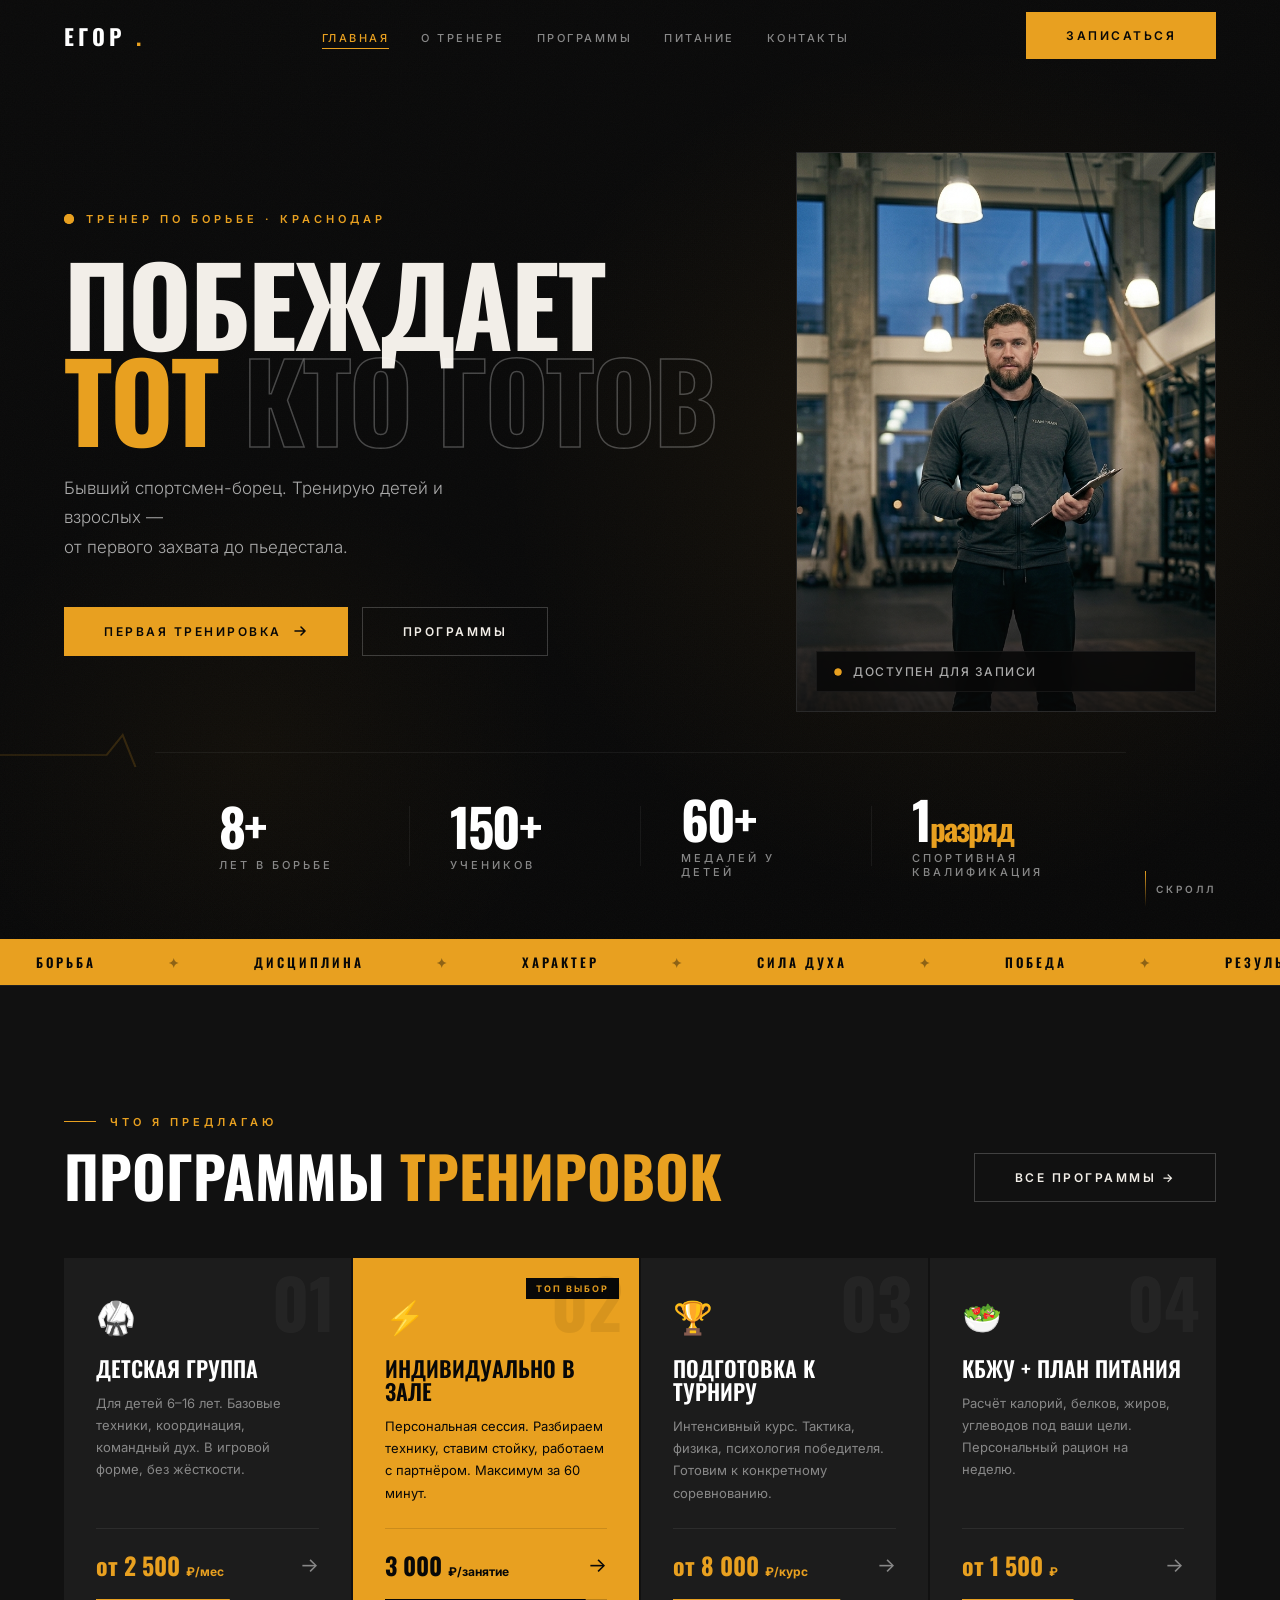
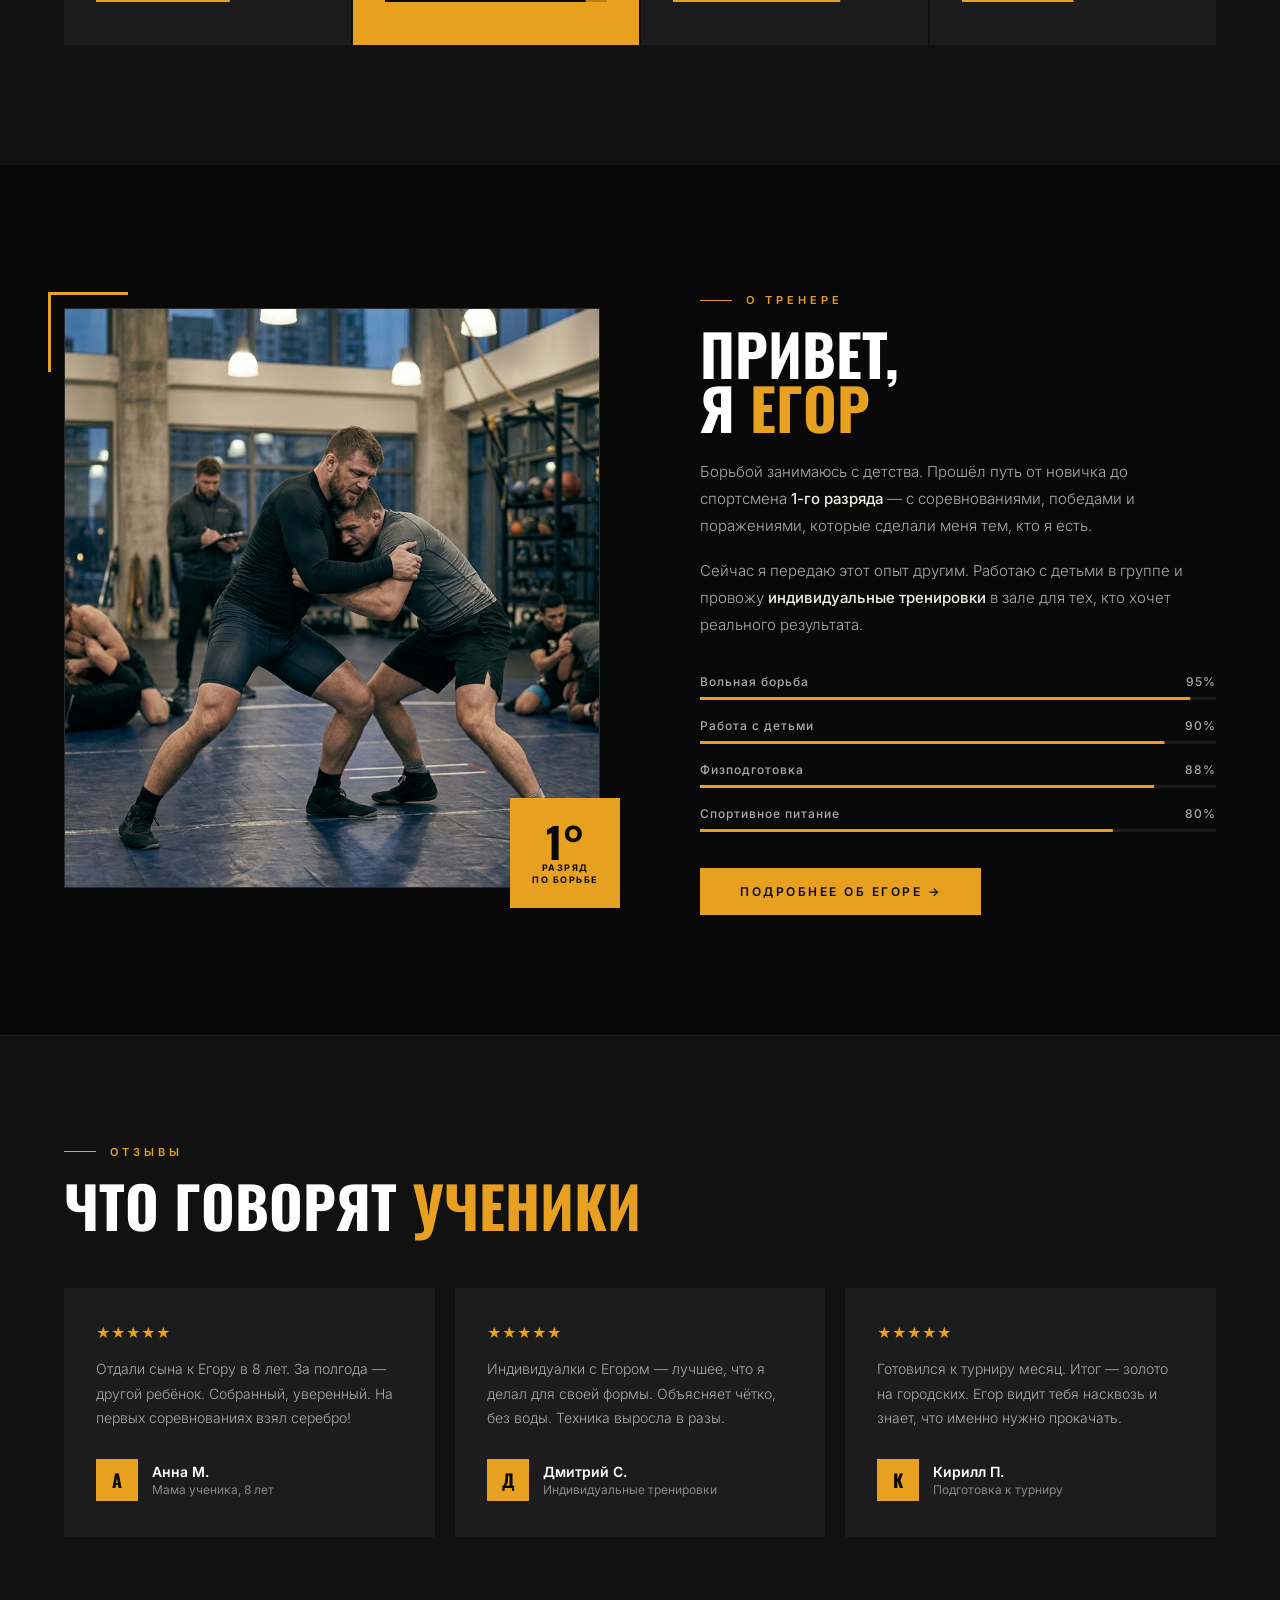
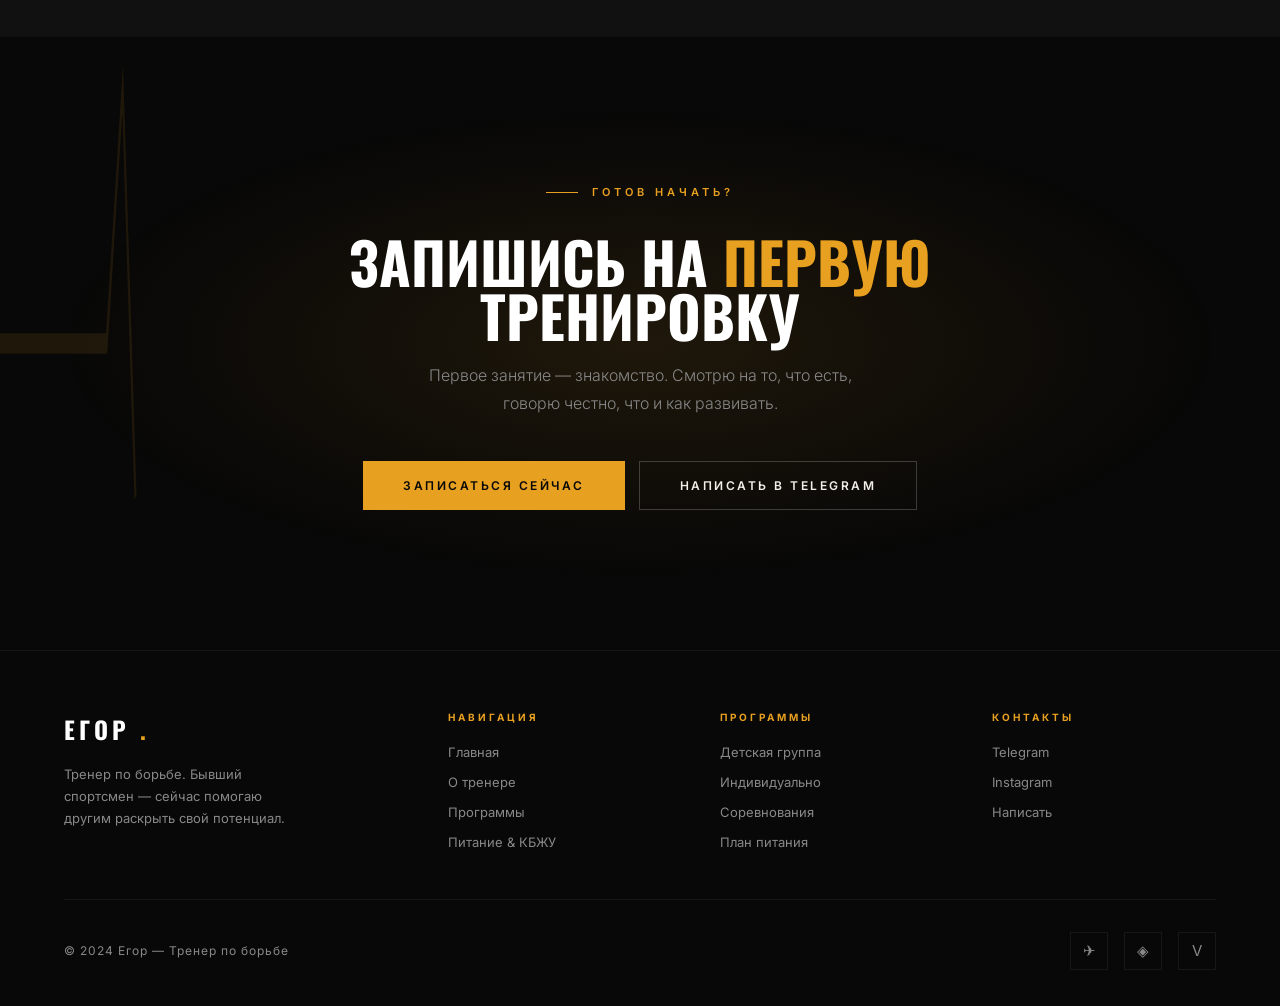
<file: index.html>
<!DOCTYPE html>
<html lang="ru">
<head>
  <meta charset="UTF-8">
  <meta name="viewport" content="width=device-width, initial-scale=1.0">
  <title>Егор — Тренер по борьбе</title>
  <meta name="description" content="Персональный тренер по борьбе. Детские группы, индивидуальные тренировки, подготовка к соревнованиям, расчёт КБЖУ.">
  <link rel="stylesheet" href="css/variables.css">
  <link rel="stylesheet" href="css/components.css">
  <link rel="stylesheet" href="css/index.css">
</head>
<body>

<div class="cursor-glow" id="cursorGlow"></div>

<div id="nav-root"></div>

<!-- ══ HERO ══════════════════════════════════ -->
<section class="hero" id="hero">
  <div class="hero-bg"></div>
  <div class="hero-noise"></div>

  <!-- живая кардиограмма -->
  <div class="hero-beat-wrap">
    <div class="beat-line" id="heroBeat"></div>
  </div>

  <div class="hero-inner">
    <div class="hero-left">
      <div class="hero-eyebrow">
        <span class="pulse-dot"></span>
        Тренер по борьбе · Краснодар
      </div>

      <h1 class="hero-title">
        <span class="line-top">ПОБЕЖДАЕТ</span>
        <span class="line-mid"><em>ТОТ</em></span>
        <span class="line-bot stroke">КТО ГОТОВ</span>
      </h1>

      <p class="hero-desc">
        Бывший спортсмен-борец. Тренирую детей и взрослых —<br>
        от первого захвата до пьедестала.
      </p>

      <div class="hero-actions">
        <a class="btn btn-primary" href="#" data-modal="modal">
          Первая тренировка
          <svg width="16" height="16" viewBox="0 0 16 16" fill="none">
            <path d="M3 8h10M9 4l4 4-4 4" stroke="currentColor" stroke-width="1.5" stroke-linecap="round"/>
          </svg>
        </a>
        <a class="btn btn-outline" href="pages/programs.html">Программы</a>
      </div>
    </div>

    <div class="hero-right">
      <div class="hero-photo-frame">
        <div class="hero-photo-inner">
          <img src="img/тренер.png" alt="🥋 Фото тренера">
          <div class="photo-placeholder">      
          </div>
        </div>
        <div class="frame-label">
          <span class="pulse-dot" style="transform:scale(0.7)"></span>
          Доступен для записи
        </div>
      </div>
    </div>
  </div>

  <!-- статистика -->
  <div class="hero-stats">
    <div class="hero-stat">
      <div class="stat-num"><span data-count="8" data-suffix="+">0+</span></div>
      <div class="stat-label">Лет в борьбе</div>
    </div>
    <div class="hero-stat-div"></div>
    <div class="hero-stat">
      <div class="stat-num"><span data-count="150" data-suffix="+">0+</span></div>
      <div class="stat-label">Учеников</div>
    </div>
    <div class="hero-stat-div"></div>
    <div class="hero-stat">
      <div class="stat-num"><span data-count="60" data-suffix="+">0+</span></div>
      <div class="stat-label">Медалей у детей</div>
    </div>
    <div class="hero-stat-div"></div>
    <div class="hero-stat">
      <div class="stat-num"><span data-count="1">0</span><span class="accent" style="font-size:0.6em">разряд</span></div>
      <div class="stat-label">Спортивная квалификация</div>
    </div>
  </div>

  <div class="hero-scroll">
    <div class="scroll-track"></div>
    <span>Скролл</span>
  </div>
</section>

<div id="ticker-root"></div>

<!-- ══ SERVICES PREVIEW ═══════════════════ -->
<section class="services-preview" id="services">
  <div class="container">
    <div class="sp-header">
      <div>
        <div class="eyebrow reveal">Что я предлагаю</div>
        <h2 class="section-title reveal d1">Программы <em>тренировок</em></h2>
      </div>
      <a class="btn btn-outline reveal d2" href="pages/programs.html">Все программы →</a>
    </div>

    <div class="sp-grid">
      <!-- Дети -->
      <a href="pages/programs.html#kids" class="sp-card card-hover reveal">
        <div class="sp-card-num">01</div>
        <div class="sp-card-icon">🥋</div>
        <h3>Детская группа</h3>
        <p>Для детей 6–16 лет. Базовые техники, координация, командный дух. В игровой форме, без жёсткости.</p>
        <div class="sp-card-footer">
          <span class="price">от 2 500 <small>₽/мес</small></span>
          <span class="arrow">→</span>
        </div>
        <div class="sp-card-bar"><div class="progress-bar"><div class="progress-fill" style="transform:scaleX(0.6)"></div></div></div>
      </a>

      <!-- Индивидуально -->
      <a href="pages/programs.html#individual" class="sp-card sp-card--featured card-hover reveal d1">
        <div class="sp-badge">Топ выбор</div>
        <div class="sp-card-num">02</div>
        <div class="sp-card-icon">⚡</div>
        <h3>Индивидуально в зале</h3>
        <p>Персональная сессия. Разбираем технику, ставим стойку, работаем с партнёром. Максимум за 60 минут.</p>
        <div class="sp-card-footer">
          <span class="price">3 000 <small>₽/занятие</small></span>
          <span class="arrow">→</span>
        </div>
        <div class="sp-card-bar"><div class="progress-bar" style="background:rgba(0,0,0,0.2)"><div class="progress-fill" style="transform:scaleX(0.9);background:var(--black)"></div></div></div>
      </a>

      <!-- Соревнования -->
      <a href="pages/programs.html#competition" class="sp-card card-hover reveal d2">
        <div class="sp-card-num">03</div>
        <div class="sp-card-icon">🏆</div>
        <h3>Подготовка к турниру</h3>
        <p>Интенсивный курс. Тактика, физика, психология победителя. Готовим к конкретному соревнованию.</p>
        <div class="sp-card-footer">
          <span class="price">от 8 000 <small>₽/курс</small></span>
          <span class="arrow">→</span>
        </div>
        <div class="sp-card-bar"><div class="progress-bar"><div class="progress-fill" style="transform:scaleX(0.75)"></div></div></div>
      </a>

      <!-- Питание -->
      <a href="pages/nutrition.html" class="sp-card card-hover reveal d3">
        <div class="sp-card-num">04</div>
        <div class="sp-card-icon">🥗</div>
        <h3>КБЖУ + план питания</h3>
        <p>Расчёт калорий, белков, жиров, углеводов под ваши цели. Персональный рацион на неделю.</p>
        <div class="sp-card-footer">
          <span class="price">от 1 500 <small>₽</small></span>
          <span class="arrow">→</span>
        </div>
        <div class="sp-card-bar"><div class="progress-bar"><div class="progress-fill" style="transform:scaleX(0.5)"></div></div></div>
      </a>
    </div>
  </div>
</section>

<!-- ══ ABOUT TEASER ═══════════════════════ -->
<section class="about-teaser">
  <div class="container">
    <div class="at-grid">
      <div class="at-left reveal from-left">
        <div class="at-photo-wrap">
          <div class="at-photo">
            <div class="photo-placeholder dark">
              <img src="img/тренировкка.png" alt="фото с тренировки">
            </div>
          </div>
          <div class="at-photo-accent"></div>
          <div class="at-photo-badge">
            <div class="badge-big">1°</div>
            <div class="badge-sub">Разряд<br>по борьбе</div>
          </div>
        </div>
      </div>

      <div class="at-right reveal from-right">
        <div class="eyebrow">О тренере</div>
        <h2 class="section-title">Привет,<br>я <em>Егор</em></h2>
        <p>Борьбой занимаюсь с детства. Прошёл путь от новичка до спортсмена <strong>1-го разряда</strong> — с соревнованиями, победами и поражениями, которые сделали меня тем, кто я есть.</p>
        <p>Сейчас я передаю этот опыт другим. Работаю с детьми в группе и провожу <strong>индивидуальные тренировки</strong> в зале для тех, кто хочет реального результата.</p>

        <div class="at-skills">
          <div class="at-skill">
            <div class="at-skill-label">
              <span>Вольная борьба</span><span>95%</span>
            </div>
            <div class="progress-bar"><div class="progress-fill" style="--tw:0.95"></div></div>
          </div>
          <div class="at-skill">
            <div class="at-skill-label">
              <span>Работа с детьми</span><span>90%</span>
            </div>
            <div class="progress-bar"><div class="progress-fill" style="--tw:0.90"></div></div>
          </div>
          <div class="at-skill">
            <div class="at-skill-label">
              <span>Физподготовка</span><span>88%</span>
            </div>
            <div class="progress-bar"><div class="progress-fill" style="--tw:0.88"></div></div>
          </div>
          <div class="at-skill">
            <div class="at-skill-label">
              <span>Спортивное питание</span><span>80%</span>
            </div>
            <div class="progress-bar"><div class="progress-fill" style="--tw:0.80"></div></div>
          </div>
        </div>

        <a class="btn btn-primary" href="pages/about.html">Подробнее об Егоре →</a>
      </div>
    </div>
  </div>
</section>

<!-- ══ TESTIMONIALS ════════════════════════ -->
<section class="testimonials">
  <div class="container">
    <div class="eyebrow reveal">Отзывы</div>
    <h2 class="section-title reveal d1">Что говорят <em>ученики</em></h2>

    <div class="reviews-grid">
      <div class="review-card card-hover reveal d1">
        <div class="review-stars">★★★★★</div>
        <p class="review-text">Отдали сына к Егору в 8 лет. За полгода — другой ребёнок. Собранный, уверенный. На первых соревнованиях взял серебро!</p>
        <div class="review-author">
          <div class="review-avatar">А</div>
          <div>
            <div class="review-name">Анна М.</div>
            <div class="review-role">Мама ученика, 8 лет</div>
          </div>
        </div>
      </div>
      <div class="review-card card-hover reveal d2">
        <div class="review-stars">★★★★★</div>
        <p class="review-text">Индивидуалки с Егором — лучшее, что я делал для своей формы. Объясняет чётко, без воды. Техника выросла в разы.</p>
        <div class="review-author">
          <div class="review-avatar">Д</div>
          <div>
            <div class="review-name">Дмитрий С.</div>
            <div class="review-role">Индивидуальные тренировки</div>
          </div>
        </div>
      </div>
      <div class="review-card card-hover reveal d3">
        <div class="review-stars">★★★★★</div>
        <p class="review-text">Готовился к турниру месяц. Итог — золото на городских. Егор видит тебя насквозь и знает, что именно нужно прокачать.</p>
        <div class="review-author">
          <div class="review-avatar">К</div>
          <div>
            <div class="review-name">Кирилл П.</div>
            <div class="review-role">Подготовка к турниру</div>
          </div>
        </div>
      </div>
    </div>
  </div>
</section>

<!-- ══ CTA ════════════════════════════════ -->
<section class="cta-section">
  <div class="cta-glow"></div>
  <div class="cta-beat" id="ctaBeat"></div>
  <div class="container cta-inner reveal">
    <div class="eyebrow" style="justify-content:center">Готов начать?</div>
    <h2 class="section-title" style="text-align:center">Запишись на <em>первую</em><br>тренировку</h2>
    <p class="cta-sub">Первое занятие — знакомство. Смотрю на то, что есть, говорю честно, что и как развивать.</p>
    <div class="cta-buttons">
      <a class="btn btn-primary" href="#" data-modal="modal">Записаться сейчас</a>
      <a class="btn btn-outline" href="https://t.me/goga_rus" target="_blank">Написать в Telegram</a>
    </div>
  </div>
</section>

<div id="footer-root"></div>
<div id="modal-root"></div>

<script type="module">
  import { NAV_HTML, TICKER_HTML, FOOTER_HTML, MODAL_HTML } from './js/templates.js';
  import { initAll, drawBeatLine, openModal, closeModal, initModalForm } from './js/utils.js';

  // inject shared parts
  document.getElementById('nav-root').innerHTML    = NAV_HTML('');
  document.getElementById('ticker-root').innerHTML = TICKER_HTML;
  document.getElementById('footer-root').innerHTML = FOOTER_HTML('');
  document.getElementById('modal-root').innerHTML  = MODAL_HTML;

  // init
  initAll();
  drawBeatLine('heroBeat');
  drawBeatLine('ctaBeat');

  // modal close button (after inject)
  document.querySelector('.modal-close')?.addEventListener('click', () => closeModal());

  // modal form
  initModalForm('signupForm', `
    <div class="modal-success">
      <div class="success-icon">✅</div>
      <h3>Заявка <em>принята!</em></h3>
      <p>Егор свяжется с вами в ближайшее время. До встречи на тренировке!</p>
      <button class="modal-submit" onclick="document.getElementById('modal').classList.remove('active');document.body.style.overflow=''">Закрыть</button>
    </div>
  `);

  // skill bars animate on scroll
  const skillBars = document.querySelectorAll('.at-skill .progress-fill');
  const skillObs = new IntersectionObserver(entries => {
    entries.forEach(e => {
      if (e.isIntersecting) {
        const tw = e.target.style.getPropertyValue('--tw') || '1';
        e.target.style.transform = `scaleX(${tw})`;
        skillObs.unobserve(e.target);
      }
    });
  }, { threshold: 0.5 });
  skillBars.forEach(b => skillObs.observe(b));

  // card progress bars
  document.querySelectorAll('.sp-card .progress-fill').forEach(b => {
    const obs = new IntersectionObserver(entries => {
      entries.forEach(e => {
        if (e.isIntersecting) { e.target.classList.add('animate'); obs.unobserve(e.target); }
      });
    }, { threshold: 0.5 });
    obs.observe(b);
  });
</script>
</body>
</html>
</file>
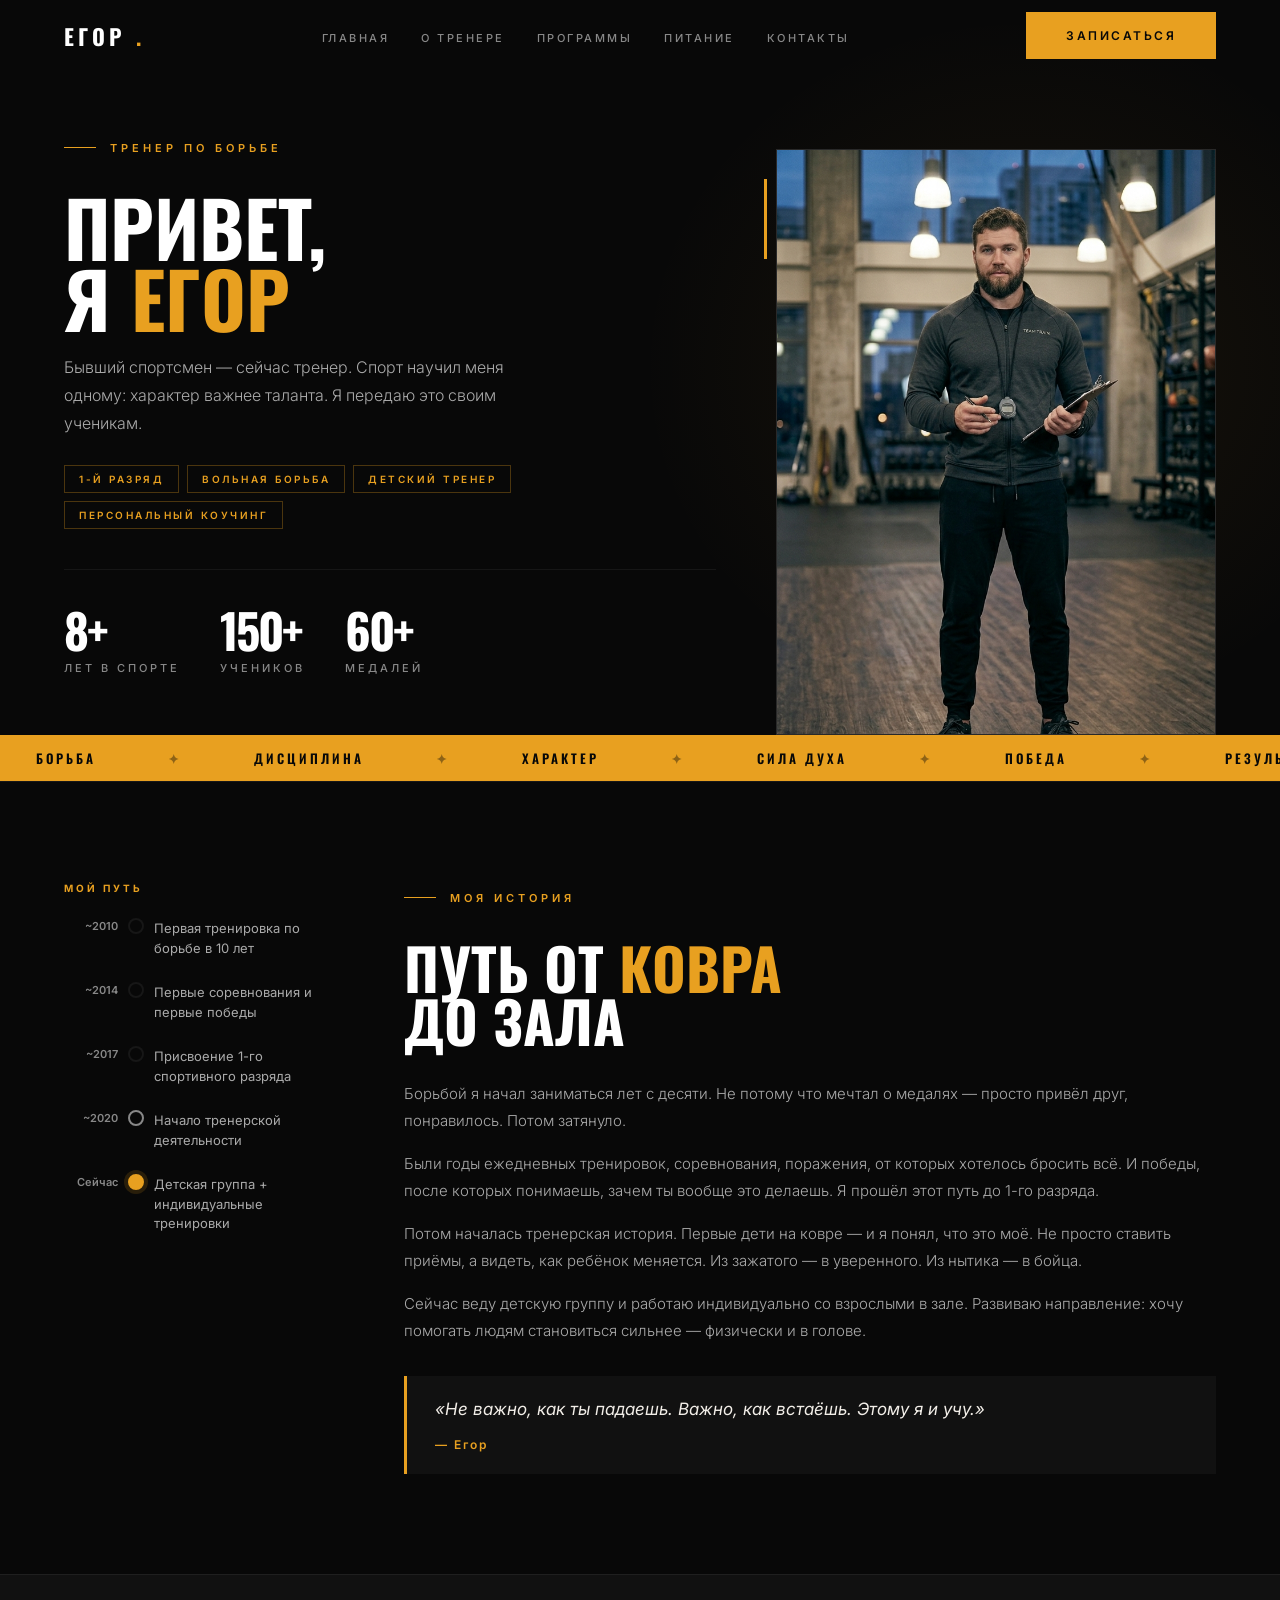
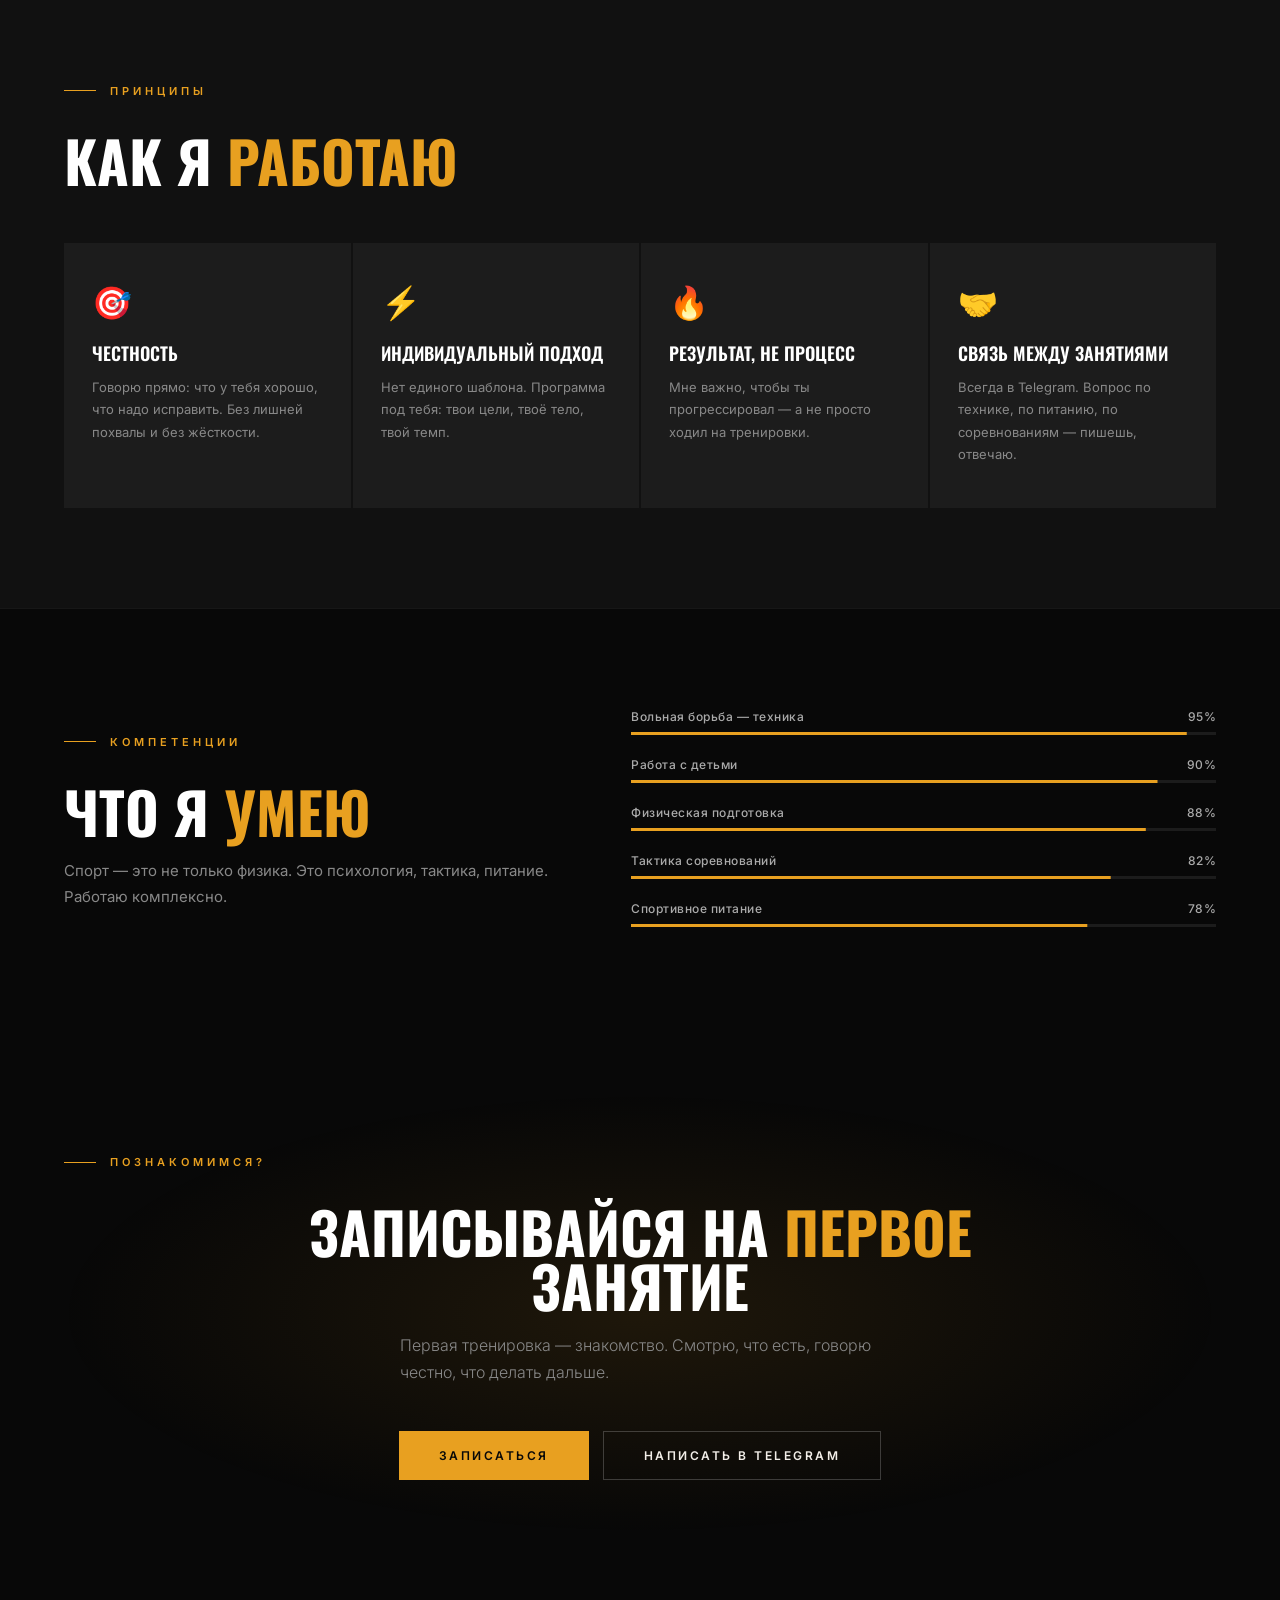
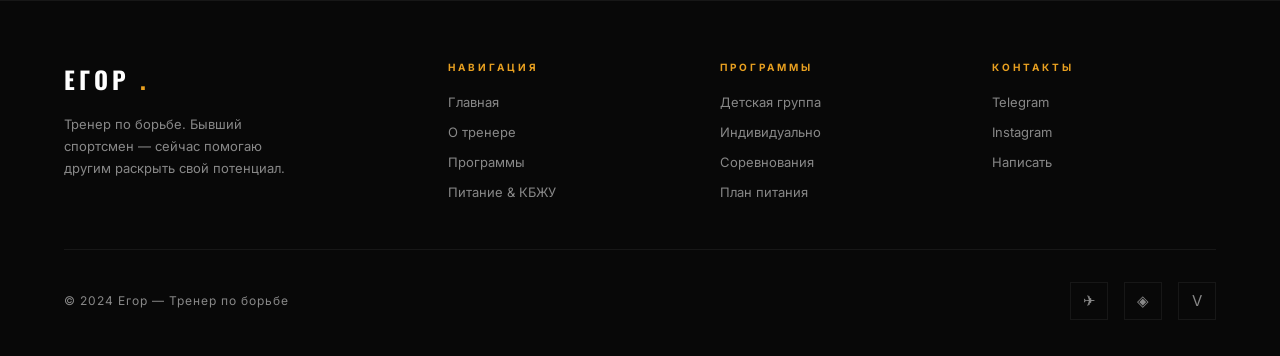
<file: pages/about.html>
<!DOCTYPE html>
<html lang="ru">
<head>
  <meta charset="UTF-8">
  <meta name="viewport" content="width=device-width, initial-scale=1.0">
  <title>О тренере — Егор</title>
  <link rel="stylesheet" href="../css/variables.css">
  <link rel="stylesheet" href="../css/components.css">
  <link rel="stylesheet" href="../css/about.css">
</head>
<body>

<div class="cursor-glow" id="cursorGlow"></div>
<div id="nav-root"></div>

<!-- HERO -->
<section class="about-hero">
  <div class="about-hero-bg"></div>
  <div class="container about-hero-inner">
    <div class="ah-left">
      <div class="eyebrow">Тренер по борьбе</div>
      <h1 class="section-title">Привет,<br>я <em>Егор</em></h1>
      <p>Бывший спортсмен — сейчас тренер. Спорт научил меня одному: характер важнее таланта. Я передаю это своим ученикам.</p>
      <div class="ah-tags">
        <span class="tag">1-й разряд</span>
        <span class="tag">Вольная борьба</span>
        <span class="tag">Детский тренер</span>
        <span class="tag">Персональный коучинг</span>
      </div>
      <div class="ah-counts">
        <div class="ah-count">
          <span class="stat-num" data-count="8" data-suffix="+">0+</span>
          <div class="stat-label">Лет в спорте</div>
        </div>
        <div class="ah-count">
          <span class="stat-num" data-count="150" data-suffix="+">0+</span>
          <div class="stat-label">Учеников</div>
        </div>
        <div class="ah-count">
          <span class="stat-num" data-count="60" data-suffix="+">0+</span>
          <div class="stat-label">Медалей</div>
        </div>
      </div>
    </div>
    <div class="ah-right">
      <div class="ah-photo-wrap">
        <div class="ah-photo">
          <div class="photo-placeholder dark">
           <img src="../img/тренер.png" alt="🥋 Фото тренера">
          </div>
        </div>
        <div class="ah-accent-v"></div>
        <div class="ah-accent-h"></div>
      </div>
    </div>
  </div>
</section>

<div id="ticker-root"></div>

<!-- STORY -->
<section class="about-story">
  <div class="container">
    <div class="story-grid">
      <div class="story-aside reveal">
        <div class="story-aside-inner">
          <div class="aside-label">МОЙ ПУТЬ</div>
          <div class="timeline-vertical">
            <div class="tv-item">
              <div class="tv-year">~2010</div>
              <div class="tv-dot"></div>
              <div class="tv-text">Первая тренировка по борьбе в 10 лет</div>
            </div>
            <div class="tv-item">
              <div class="tv-year">~2014</div>
              <div class="tv-dot"></div>
              <div class="tv-text">Первые соревнования и первые победы</div>
            </div>
            <div class="tv-item">
              <div class="tv-year">~2017</div>
              <div class="tv-dot"></div>
              <div class="tv-text">Присвоение 1-го спортивного разряда</div>
            </div>
            <div class="tv-item">
              <div class="tv-year">~2020</div>
              <div class="tv-dot active"></div>
              <div class="tv-text">Начало тренерской деятельности</div>
            </div>
            <div class="tv-item">
              <div class="tv-year">Сейчас</div>
              <div class="tv-dot amber"></div>
              <div class="tv-text">Детская группа + индивидуальные тренировки</div>
            </div>
          </div>
        </div>
      </div>

      <div class="story-text reveal from-right">
        <div class="eyebrow">Моя история</div>
        <h2 class="section-title">Путь от <em>ковра</em><br>до зала</h2>

        <div class="story-paragraphs">
          <p>Борьбой я начал заниматься лет с десяти. Не потому что мечтал о медалях — просто привёл друг, понравилось. Потом затянуло.</p>
          <p>Были годы ежедневных тренировок, соревнования, поражения, от которых хотелось бросить всё. И победы, после которых понимаешь, зачем ты вообще это делаешь. Я прошёл этот путь до 1-го разряда.</p>
          <p>Потом началась тренерская история. Первые дети на ковре — и я понял, что это моё. Не просто ставить приёмы, а видеть, как ребёнок меняется. Из зажатого — в уверенного. Из нытика — в бойца.</p>
          <p>Сейчас веду детскую группу и работаю индивидуально со взрослыми в зале. Развиваю направление: хочу помогать людям становиться сильнее — физически и в голове.</p>
        </div>

        <blockquote class="story-quote">
          «Не важно, как ты падаешь. Важно, как встаёшь. Этому я и учу.»
          <cite>— Егор</cite>
        </blockquote>
      </div>
    </div>
  </div>
</section>

<!-- VALUES -->
<section class="about-values">
  <div class="container">
    <div class="eyebrow reveal">Принципы</div>
    <h2 class="section-title reveal d1">Как я <em>работаю</em></h2>

    <div class="values-grid">
      <div class="value-card reveal d1">
        <div class="val-icon">🎯</div>
        <h3>Честность</h3>
        <p>Говорю прямо: что у тебя хорошо, что надо исправить. Без лишней похвалы и без жёсткости.</p>
      </div>
      <div class="value-card reveal d2">
        <div class="val-icon">⚡</div>
        <h3>Индивидуальный подход</h3>
        <p>Нет единого шаблона. Программа под тебя: твои цели, твоё тело, твой темп.</p>
      </div>
      <div class="value-card reveal d3">
        <div class="val-icon">🔥</div>
        <h3>Результат, не процесс</h3>
        <p>Мне важно, чтобы ты прогрессировал — а не просто ходил на тренировки.</p>
      </div>
      <div class="value-card reveal d4">
        <div class="val-icon">🤝</div>
        <h3>Связь между занятиями</h3>
        <p>Всегда в Telegram. Вопрос по технике, по питанию, по соревнованиям — пишешь, отвечаю.</p>
      </div>
    </div>
  </div>
</section>

<!-- SKILLS -->
<section class="about-skills">
  <div class="container">
    <div class="skills-grid">
      <div class="skills-left reveal from-left">
        <div class="eyebrow">Компетенции</div>
        <h2 class="section-title">Что я <em>умею</em></h2>
        <p>Спорт — это не только физика. Это психология, тактика, питание. Работаю комплексно.</p>
      </div>
      <div class="skills-right reveal from-right">
        <div class="skill-item" data-pct="95">
          <div class="skill-label"><span>Вольная борьба — техника</span><span>95%</span></div>
          <div class="progress-bar"><div class="progress-fill"></div></div>
        </div>
        <div class="skill-item" data-pct="90">
          <div class="skill-label"><span>Работа с детьми</span><span>90%</span></div>
          <div class="progress-bar"><div class="progress-fill"></div></div>
        </div>
        <div class="skill-item" data-pct="88">
          <div class="skill-label"><span>Физическая подготовка</span><span>88%</span></div>
          <div class="progress-bar"><div class="progress-fill"></div></div>
        </div>
        <div class="skill-item" data-pct="82">
          <div class="skill-label"><span>Тактика соревнований</span><span>82%</span></div>
          <div class="progress-bar"><div class="progress-fill"></div></div>
        </div>
        <div class="skill-item" data-pct="78">
          <div class="skill-label"><span>Спортивное питание</span><span>78%</span></div>
          <div class="progress-bar"><div class="progress-fill"></div></div>
        </div>
      </div>
    </div>
  </div>
</section>

<!-- CTA -->
<section class="cta-section" style="padding: 120px 0;">
  <div class="cta-glow"></div>
  <div class="container cta-inner reveal">
    <div class="eyebrow" style="justify-content:center">Познакомимся?</div>
    <h2 class="section-title" style="text-align:center">Записывайся на <em>первое</em><br>занятие</h2>
    <p class="cta-sub">Первая тренировка — знакомство. Смотрю, что есть, говорю честно, что делать дальше.</p>
    <div class="cta-buttons">
      <a class="btn btn-primary" href="#" data-modal="modal">Записаться</a>
      <a class="btn btn-outline" href="https://t.me/goga_rus" target="_blank">Написать в Telegram</a>
    </div>
  </div>
</section>

<div id="footer-root"></div>
<div id="modal-root"></div>

<script type="module">
  import { NAV_HTML, TICKER_HTML, FOOTER_HTML, MODAL_HTML } from '../js/templates.js';
  import { initAll, openModal, closeModal, initModalForm } from '../js/utils.js';

  document.getElementById('nav-root').innerHTML    = NAV_HTML('../');
  document.getElementById('ticker-root').innerHTML = TICKER_HTML;
  document.getElementById('footer-root').innerHTML = FOOTER_HTML('../');
  document.getElementById('modal-root').innerHTML  = MODAL_HTML;

  initAll();
  document.querySelector('.modal-close')?.addEventListener('click', () => closeModal());
  initModalForm('signupForm', `
    <div class="modal-success">
      <div class="success-icon">✅</div>
      <h3>Заявка <em>принята!</em></h3>
      <p>Егор свяжется с вами в ближайшее время.</p>
      <button class="modal-submit" onclick="document.getElementById('modal').classList.remove('active');document.body.style.overflow=''">Закрыть</button>
    </div>
  `);

  // skill bars
  document.querySelectorAll('.skill-item').forEach(item => {
    const pct  = parseFloat(item.dataset.pct) / 100;
    const fill = item.querySelector('.progress-fill');
    const obs = new IntersectionObserver(entries => {
      entries.forEach(e => {
        if (e.isIntersecting) {
          fill.style.transform = `scaleX(${pct})`;
          obs.unobserve(e.target);
        }
      });
    }, { threshold: 0.5 });
    obs.observe(item);
  });
</script>
</body>
</html>
</file>
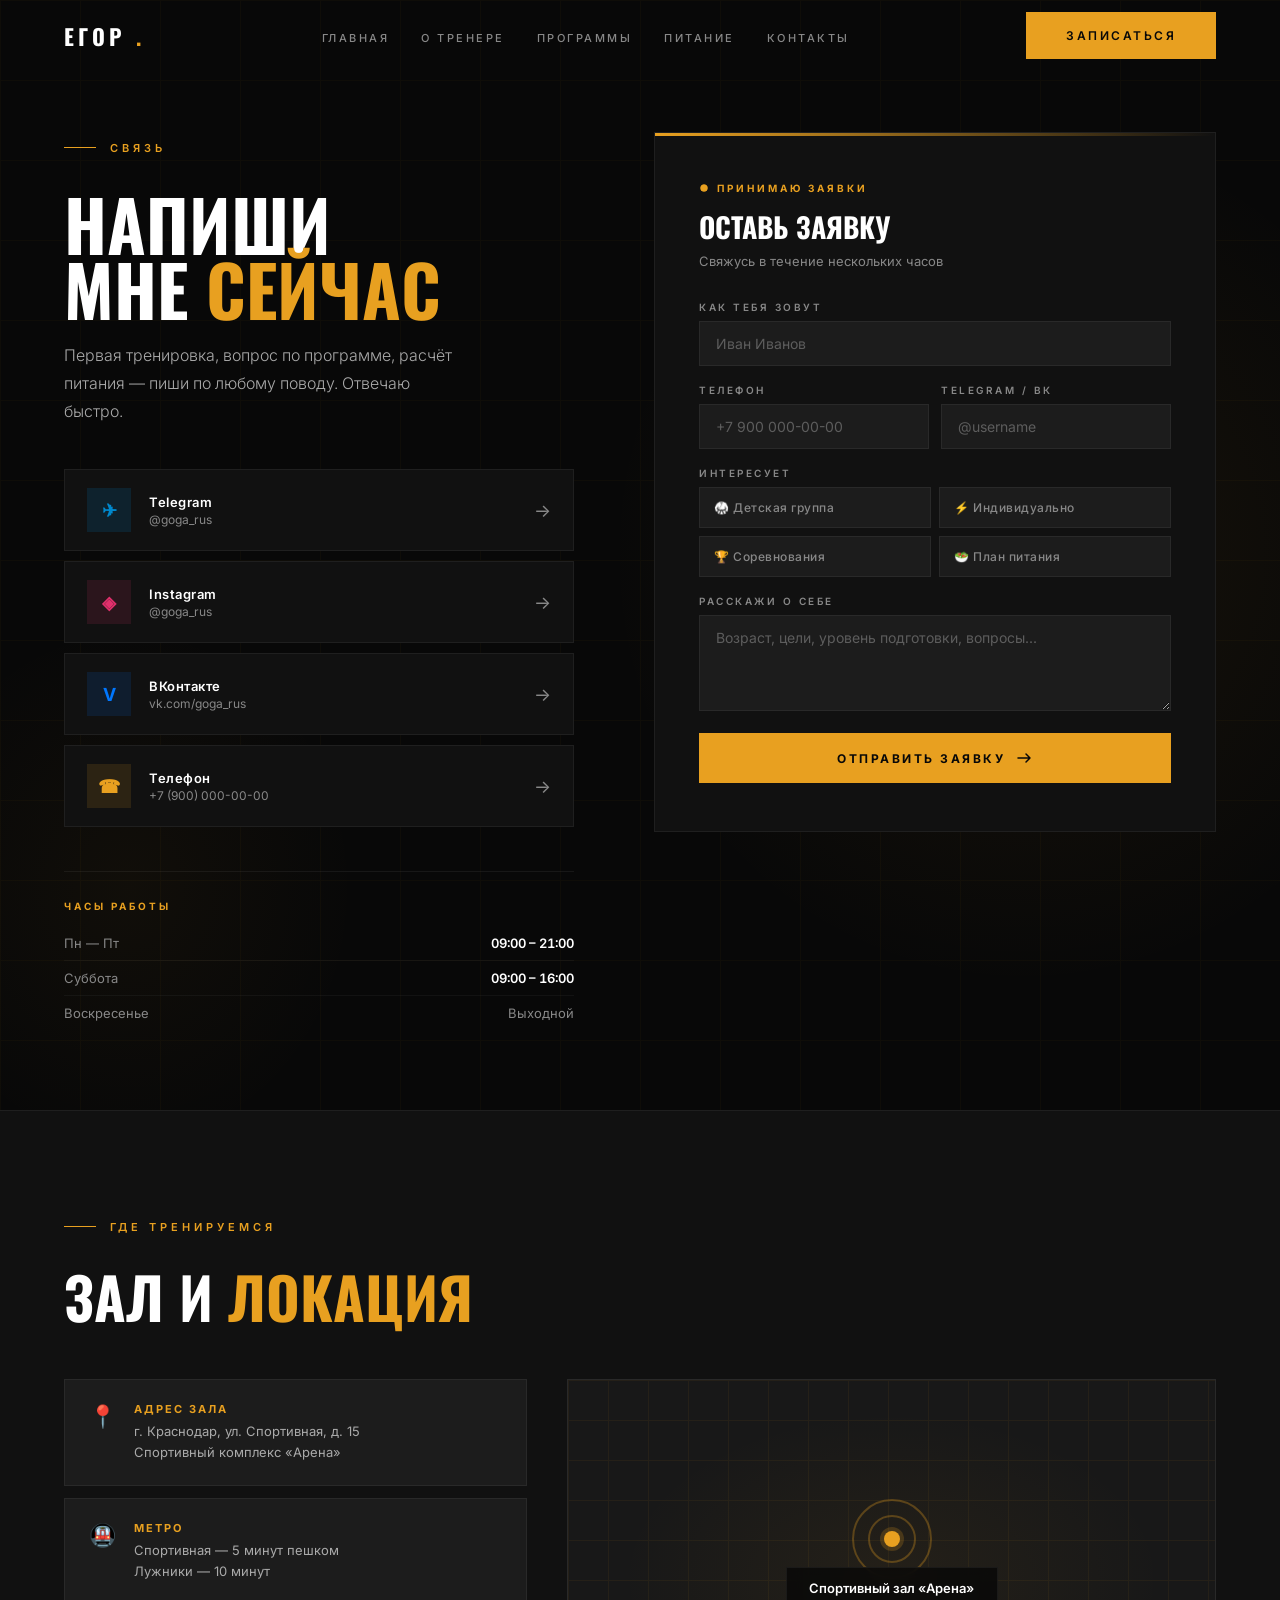
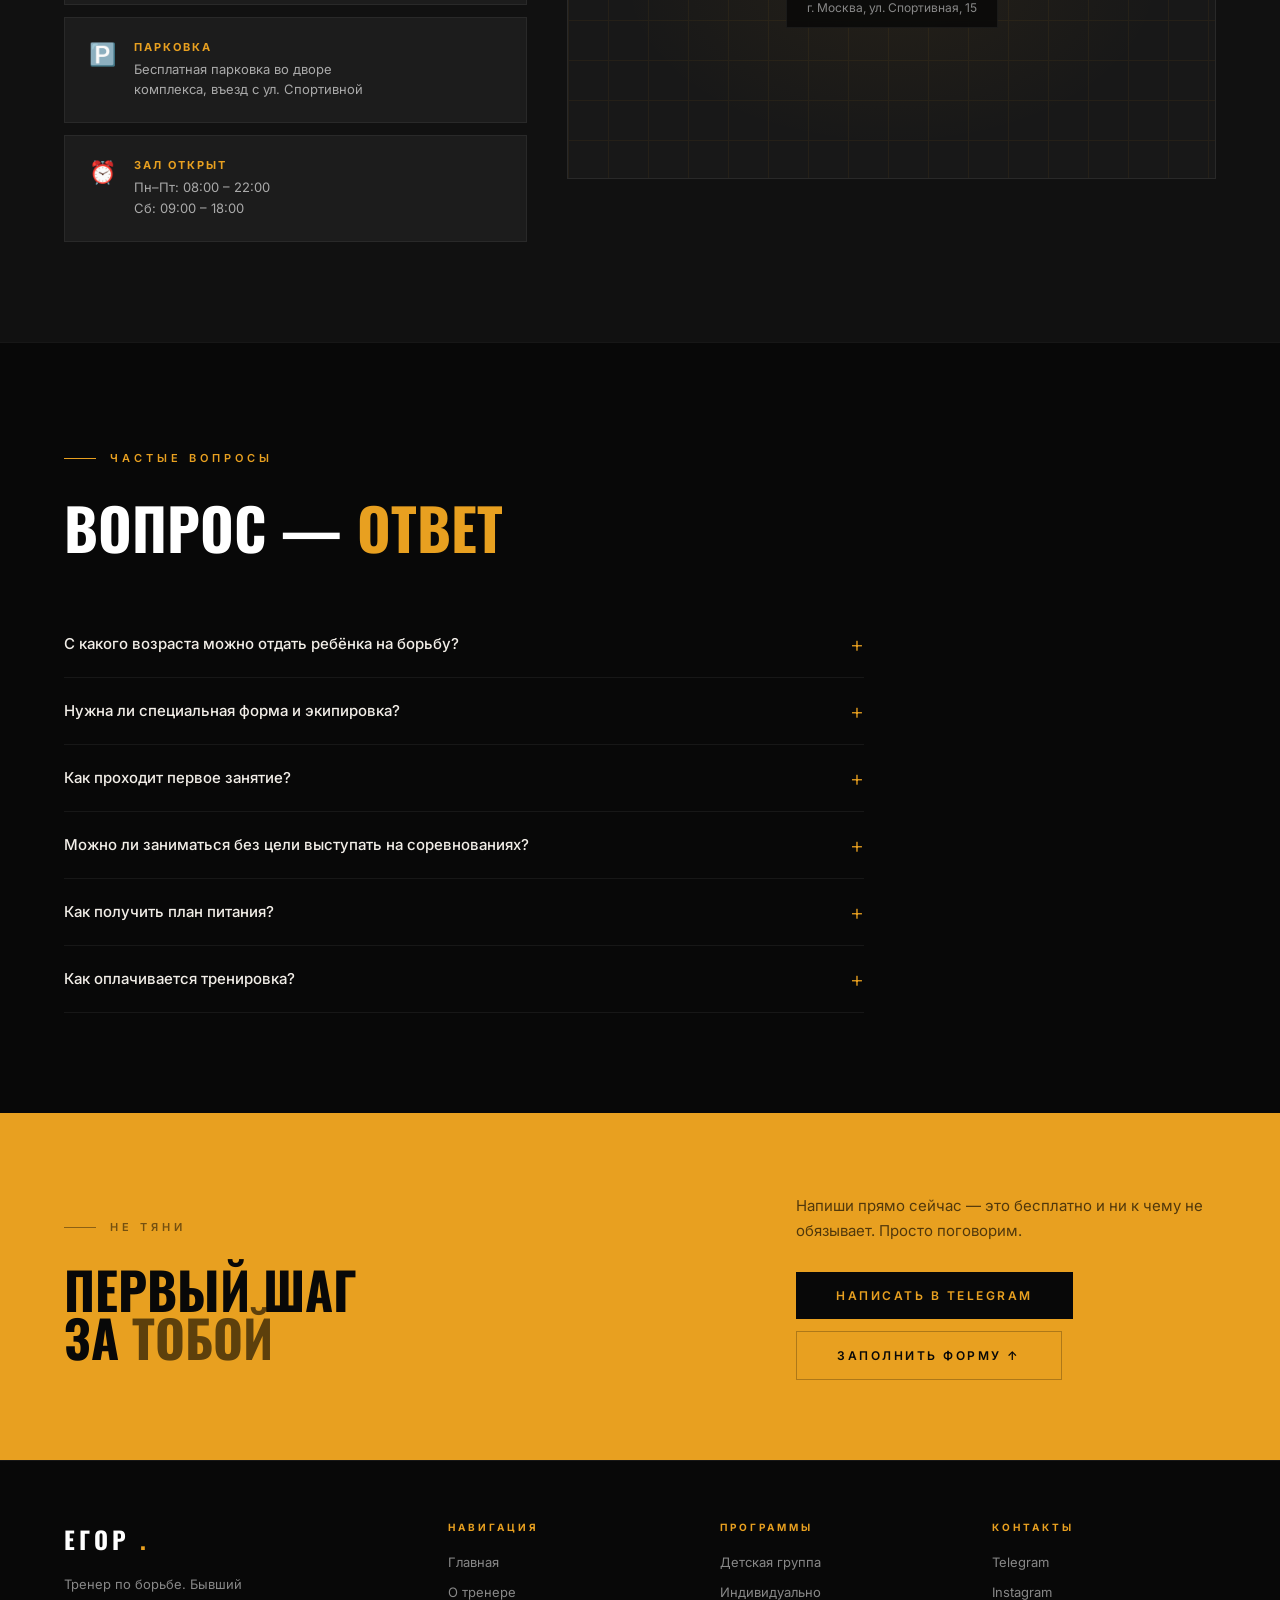
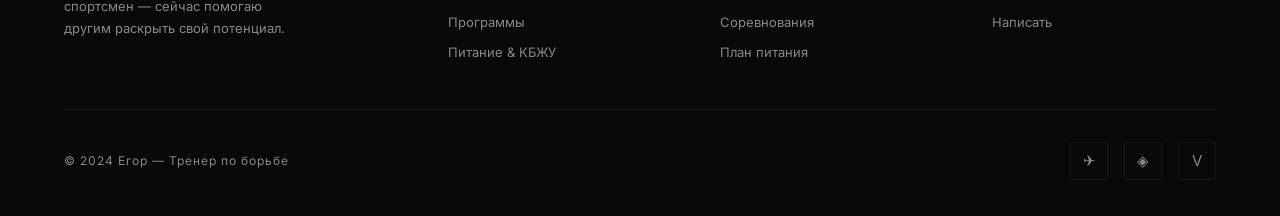
<file: pages/contact.html>
<!DOCTYPE html>
<html lang="ru">
<head>
  <meta charset="UTF-8">
  <meta name="viewport" content="width=device-width, initial-scale=1.0">
  <title>Контакты — Егор Тренер</title>
  <link rel="stylesheet" href="../css/variables.css">
  <link rel="stylesheet" href="../css/components.css">
  <link rel="stylesheet" href="../css/contact.css">
</head>
<body>

<div class="cursor-glow" id="cursorGlow"></div>
<div id="nav-root"></div>

<!-- ══ HERO ══════════════════════════════ -->
<section class="contact-hero">
  <div class="ch-bg"></div>
  <div class="ch-grid-lines"></div>

  <div class="container ch-inner">
    <div class="ch-left">
      <div class="eyebrow">Связь</div>
      <h1 class="section-title">Напиши<br>мне <em>сейчас</em></h1>
      <p>Первая тренировка, вопрос по программе, расчёт питания — пиши по любому поводу. Отвечаю быстро.</p>

      <div class="contact-channels">
        <a class="channel-card" href="https://t.me/goga_rus" target="_blank">
          <div class="ch-icon tg">✈</div>
          <div class="ch-info">
            <div class="ch-name">Telegram</div>
            <div class="ch-handle">@goga_rus</div>
          </div>
          <div class="ch-arrow">→</div>
        </a>

        <a class="channel-card" href="https://instagram.com/goga_rus" target="_blank">
          <div class="ch-icon ig">◈</div>
          <div class="ch-info">
            <div class="ch-name">Instagram</div>
            <div class="ch-handle">@goga_rus</div>
          </div>
          <div class="ch-arrow">→</div>
        </a>

        <a class="channel-card" href="https://vk.com/goga_rus" target="_blank">
          <div class="ch-icon vk">V</div>
          <div class="ch-info">
            <div class="ch-name">ВКонтакте</div>
            <div class="ch-handle">vk.com/goga_rus</div>
          </div>
          <div class="ch-arrow">→</div>
        </a>

        <a class="channel-card" href="tel:+79000000000">
          <div class="ch-icon ph">☎</div>
          <div class="ch-info">
            <div class="ch-name">Телефон</div>
            <div class="ch-handle">+7 (900) 000-00-00</div>
          </div>
          <div class="ch-arrow">→</div>
        </a>
      </div>

      <div class="working-hours">
        <div class="wh-label">Часы работы</div>
        <div class="wh-row">
          <span>Пн — Пт</span><span class="wh-time">09:00 – 21:00</span>
        </div>
        <div class="wh-row">
          <span>Суббота</span><span class="wh-time">09:00 – 16:00</span>
        </div>
        <div class="wh-row">
          <span>Воскресенье</span><span class="wh-time wh-off">Выходной</span>
        </div>
      </div>
    </div>

    <div class="ch-right">
      <div class="contact-form-wrap">
        <div class="form-header">
          <div class="form-status">
            <span class="pulse-dot" style="transform:scale(0.7)"></span>
            Принимаю заявки
          </div>
          <h2>Оставь заявку</h2>
          <p>Свяжусь в течение нескольких часов</p>
        </div>

        <form id="contactForm">
          <div class="form-group">
            <label>Как тебя зовут</label>
            <input type="text" name="name" placeholder="Иван Иванов" required>
          </div>

          <div class="form-row">
            <div class="form-group">
              <label>Телефон</label>
              <input type="tel" name="phone" placeholder="+7 900 000-00-00">
            </div>
            <div class="form-group">
              <label>Telegram / ВК</label>
              <input type="text" name="messenger" placeholder="@username">
            </div>
          </div>

          <div class="form-group">
            <label>Интересует</label>
            <div class="interest-grid" id="interestGrid">
              <button type="button" class="interest-btn" data-val="kids">🥋 Детская группа</button>
              <button type="button" class="interest-btn" data-val="individual">⚡ Индивидуально</button>
              <button type="button" class="interest-btn" data-val="competition">🏆 Соревнования</button>
              <button type="button" class="interest-btn" data-val="nutrition">🥗 План питания</button>
            </div>
          </div>

          <div class="form-group">
            <label>Расскажи о себе</label>
            <textarea name="about" rows="4" placeholder="Возраст, цели, уровень подготовки, вопросы..."></textarea>
          </div>

          <button type="submit" class="form-submit">
            <span>Отправить заявку</span>
            <svg width="18" height="18" viewBox="0 0 18 18" fill="none">
              <path d="M3 9h12M11 5l4 4-4 4" stroke="currentColor" stroke-width="1.5" stroke-linecap="round" stroke-linejoin="round"/>
            </svg>
          </button>
        </form>

        <div class="form-success hidden" id="formSuccess">
          <div class="success-anim">
            <div class="success-circle">
              <svg width="36" height="36" viewBox="0 0 36 36" fill="none">
                <path class="checkmark" d="M8 18l7 7 13-13" stroke="#E8A020" stroke-width="2.5" stroke-linecap="round" stroke-linejoin="round"/>
              </svg>
            </div>
          </div>
          <h3>Заявка <em>отправлена!</em></h3>
          <p>Егор получил твоё сообщение и свяжется в ближайшее время. До встречи на тренировке!</p>
          <button class="btn btn-outline" onclick="resetForm()">Отправить ещё</button>
        </div>
      </div>
    </div>
  </div>
</section>

<!-- ══ MAP / LOCATION ════════════════════ -->
<section class="location-section">
  <div class="container">
    <div class="loc-header">
      <div>
        <div class="eyebrow reveal">Где тренируемся</div>
        <h2 class="section-title reveal d1">Зал и <em>локация</em></h2>
      </div>
    </div>

    <div class="loc-grid">
      <div class="loc-info reveal from-left">
        <div class="loc-card">
          <div class="loc-icon">📍</div>
          <div>
            <div class="loc-title">Адрес зала</div>
            <div class="loc-addr">г. Краснодар, ул. Спортивная, д. 15<br>Спортивный комплекс «Арена»</div>
          </div>
        </div>
        <div class="loc-card">
          <div class="loc-icon">🚇</div>
          <div>
            <div class="loc-title">Метро</div>
            <div class="loc-addr">Спортивная — 5 минут пешком<br>Лужники — 10 минут</div>
          </div>
        </div>
        <div class="loc-card">
          <div class="loc-icon">🅿️</div>
          <div>
            <div class="loc-title">Парковка</div>
            <div class="loc-addr">Бесплатная парковка во дворе<br>комплекса, въезд с ул. Спортивной</div>
          </div>
        </div>
        <div class="loc-card">
          <div class="loc-icon">⏰</div>
          <div>
            <div class="loc-title">Зал открыт</div>
            <div class="loc-addr">Пн–Пт: 08:00 – 22:00<br>Сб: 09:00 – 18:00</div>
          </div>
        </div>
      </div>

      <div class="loc-map reveal from-right">
        <div class="map-placeholder">
          <div class="map-pin">
            <div class="map-pin-dot"></div>
            <div class="map-pin-ring"></div>
            <div class="map-pin-ring ring2"></div>
          </div>
          <div class="map-label">
            <strong>Спортивный зал «Арена»</strong>
            <span>г. Москва, ул. Спортивная, 15</span>
          </div>
          <!-- заменить на iframe с реальной картой -->
          <div class="map-overlay-grid"></div>
        </div>
      </div>
    </div>
  </div>
</section>

<!-- ══ FAQ ════════════════════════════════ -->
<section class="faq-section">
  <div class="container">
    <div class="eyebrow reveal">Частые вопросы</div>
    <h2 class="section-title reveal d1">Вопрос — <em>ответ</em></h2>

    <div class="faq-list" id="faqList">

      <div class="faq-item">
        <button class="faq-q">
          <span>С какого возраста можно отдать ребёнка на борьбу?</span>
          <span class="faq-icon">+</span>
        </button>
        <div class="faq-a">
          <p>Беру детей с 6 лет. В этом возрасте уже хорошо формируются координация и базовые двигательные паттерны. До 6 лет рекомендую общую физподготовку или гимнастику.</p>
        </div>
      </div>

      <div class="faq-item">
        <button class="faq-q">
          <span>Нужна ли специальная форма и экипировка?</span>
          <span class="faq-icon">+</span>
        </button>
        <div class="faq-a">
          <p>На первую тренировку приходи в любой удобной спортивной одежде. Потом — борцовское трико или специальная форма. Борцовки желательны, но первое время можно без них. Список всего необходимого скину перед началом.</p>
        </div>
      </div>

      <div class="faq-item">
        <button class="faq-q">
          <span>Как проходит первое занятие?</span>
          <span class="faq-icon">+</span>
        </button>
        <div class="faq-a">
          <p>Первое занятие — знакомство. Смотрю на физическую форму, координацию, реакцию. Даю базовые упражнения, показываю стойку, первые движения. В конце честно говорю, что вижу и что с этим делать.</p>
        </div>
      </div>

      <div class="faq-item">
        <button class="faq-q">
          <span>Можно ли заниматься без цели выступать на соревнованиях?</span>
          <span class="faq-icon">+</span>
        </button>
        <div class="faq-a">
          <p>Конечно. Многие занимаются ради физподготовки, уверенности в себе, умения постоять за себя или просто потому что нравится. Соревнования — не обязательная часть. Это твой выбор.</p>
        </div>
      </div>

      <div class="faq-item">
        <button class="faq-q">
          <span>Как получить план питания?</span>
          <span class="faq-icon">+</span>
        </button>
        <div class="faq-a">
          <p>Пишешь мне в Telegram или оставляешь заявку. Я уточняю параметры, цели и пожелания — и в течение 2–3 дней готовлю персональный план с расчётом КБЖУ и меню на неделю.</p>
        </div>
      </div>

      <div class="faq-item">
        <button class="faq-q">
          <span>Как оплачивается тренировка?</span>
          <span class="faq-icon">+</span>
        </button>
        <div class="faq-a">
          <p>Переводом на карту или наличными. Оплата помесячно (детская группа) или перед занятием / пакетом (индивидуалки). Никаких скрытых платежей.</p>
        </div>
      </div>

    </div>
  </div>
</section>

<!-- ══ BOTTOM CTA ═════════════════════════ -->
<section class="bottom-cta">
  <div class="bct-inner">
    <div class="bct-left reveal from-left">
      <div class="eyebrow">Не тяни</div>
      <h2 class="section-title">Первый шаг<br>за <em>тобой</em></h2>
    </div>
    <div class="bct-right reveal from-right">
      <p>Напиши прямо сейчас — это бесплатно и ни к чему не обязывает. Просто поговорим.</p>
      <div class="bct-btns">
        <a class="btn btn-primary" href="https://t.me/goga_rus" target="_blank">
          Написать в Telegram
        </a>
        <a class="btn btn-outline" href="#" onclick="window.scrollTo({top:0,behavior:'smooth'});return false;">
          Заполнить форму ↑
        </a>
      </div>
    </div>
  </div>
</section>

<div id="footer-root"></div>

<script type="module">
  import { NAV_HTML, FOOTER_HTML } from '../js/templates.js';
  import { initAll } from '../js/utils.js';

  document.getElementById('nav-root').innerHTML    = NAV_HTML('../');
  document.getElementById('footer-root').innerHTML = FOOTER_HTML('../');
  initAll();

  // interest buttons
  document.querySelectorAll('.interest-btn').forEach(btn => {
    btn.addEventListener('click', () => btn.classList.toggle('active'));
  });

  // form submit
  document.getElementById('contactForm').addEventListener('submit', e => {
    e.preventDefault();
    document.getElementById('contactForm').classList.add('hidden');
    document.getElementById('formSuccess').classList.remove('hidden');
  });

  // faq accordion
  document.querySelectorAll('.faq-q').forEach(btn => {
    btn.addEventListener('click', () => {
      const item   = btn.closest('.faq-item');
      const isOpen = item.classList.contains('open');
      document.querySelectorAll('.faq-item.open').forEach(i => i.classList.remove('open'));
      if (!isOpen) item.classList.add('open');
    });
  });
</script>
<script>
  function resetForm() {
    document.getElementById('contactForm').classList.remove('hidden');
    document.getElementById('formSuccess').classList.add('hidden');
    document.getElementById('contactForm').reset();
    document.querySelectorAll('.interest-btn').forEach(b => b.classList.remove('active'));
  }
</script>
</body>
</html>
</file>
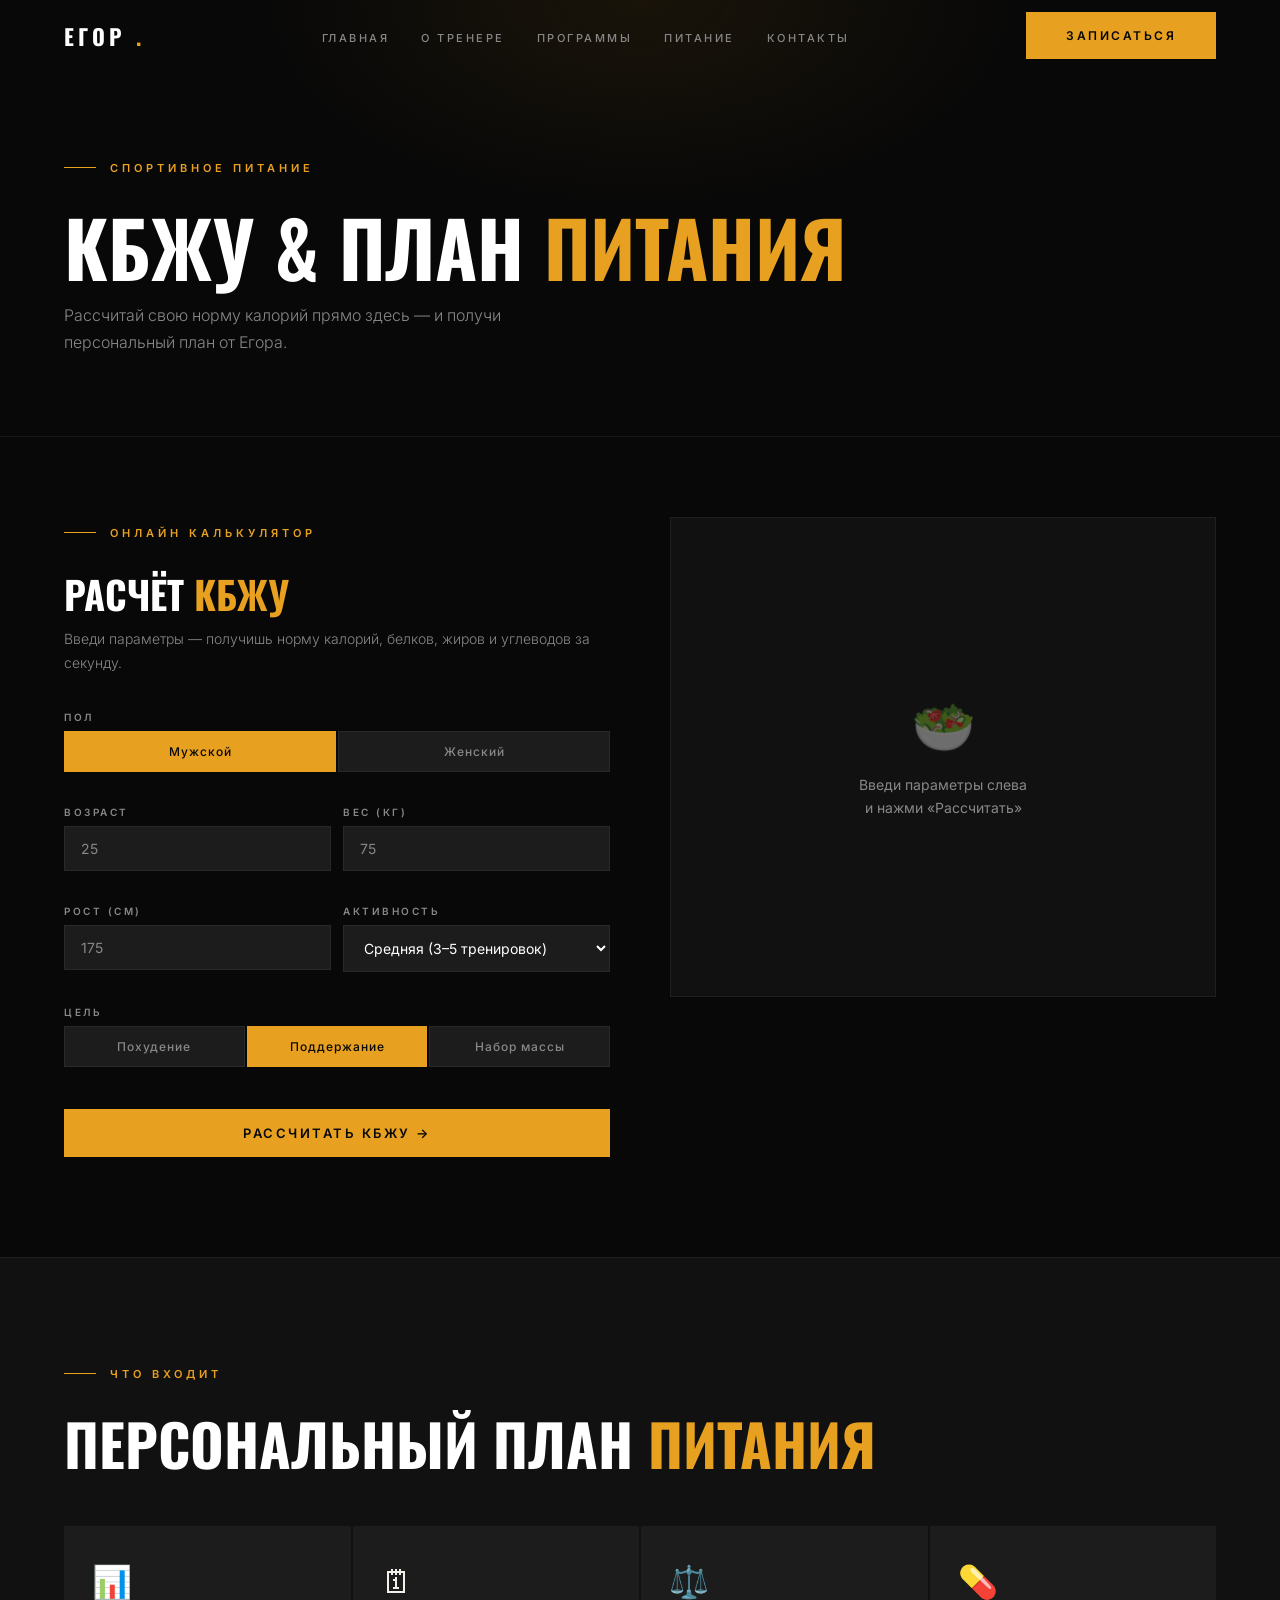
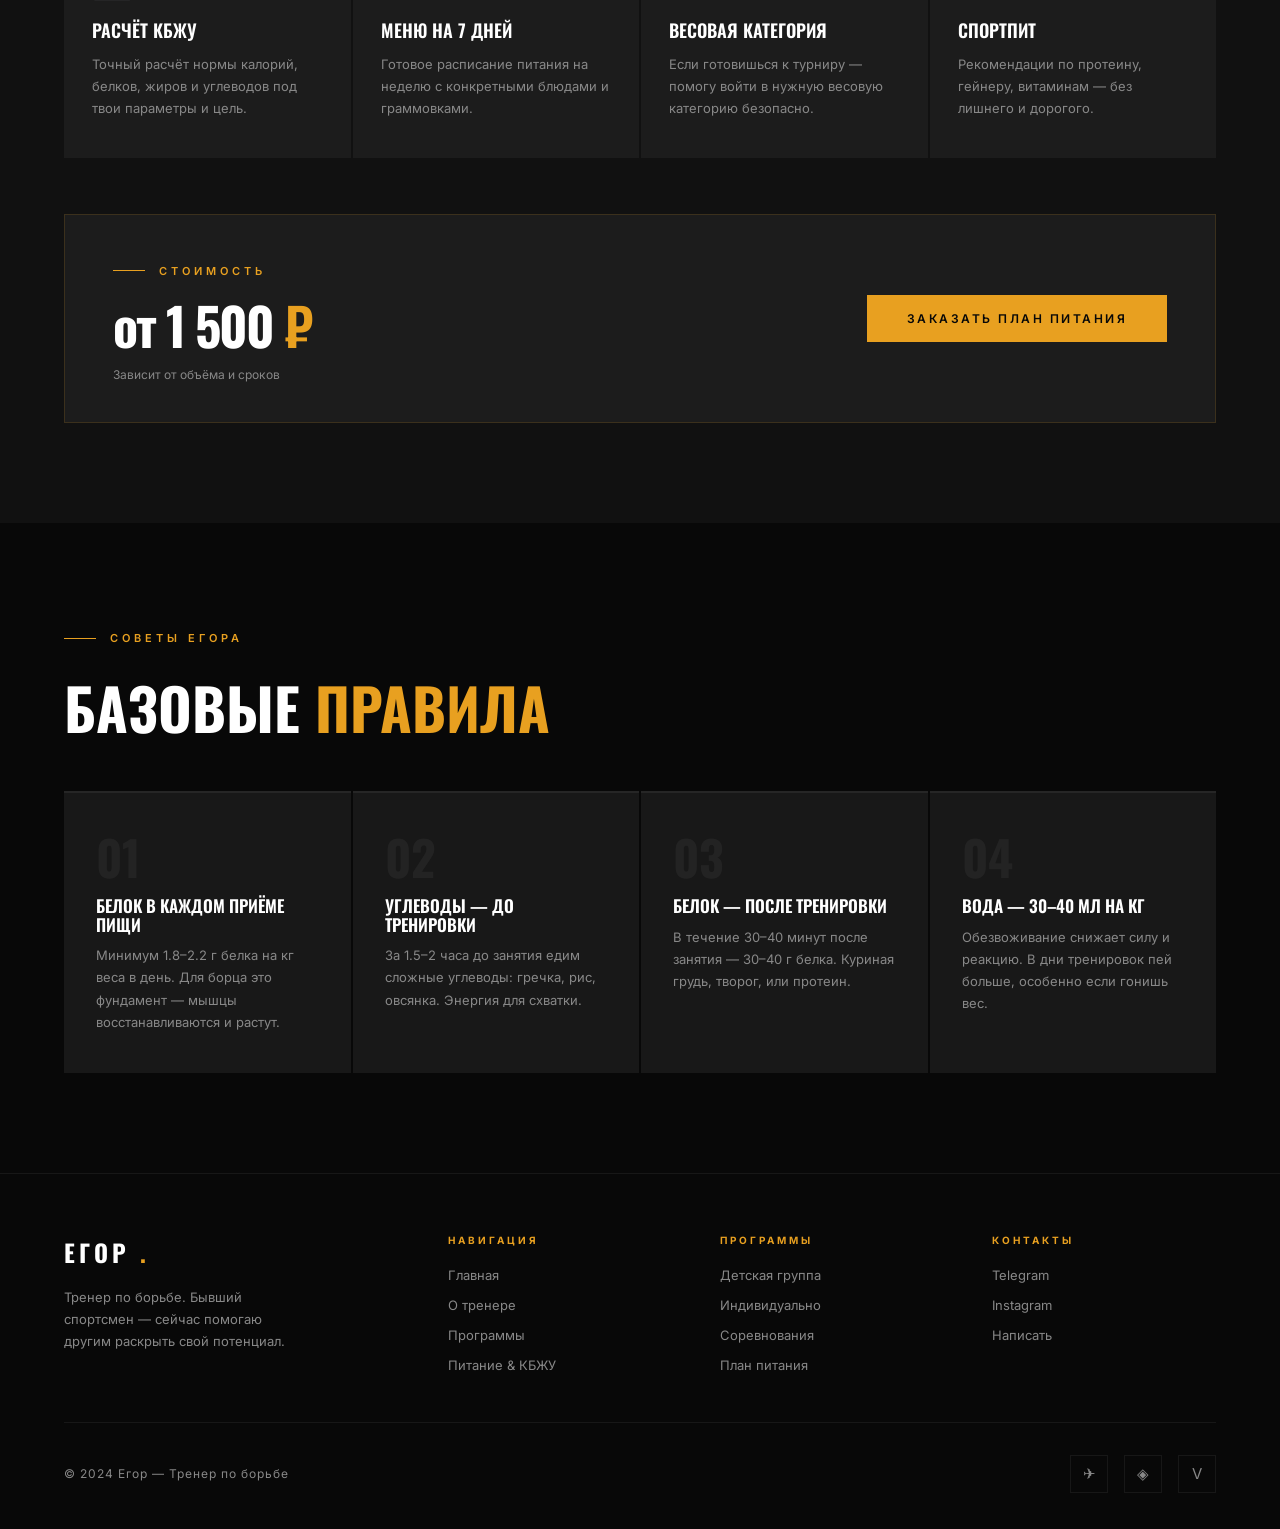
<file: pages/nutrition.html>
<!DOCTYPE html>
<html lang="ru">
<head>
  <meta charset="UTF-8">
  <meta name="viewport" content="width=device-width, initial-scale=1.0">
  <title>Питание & КБЖУ — Егор Тренер</title>
  <link rel="stylesheet" href="../css/variables.css">
  <link rel="stylesheet" href="../css/components.css">
  <link rel="stylesheet" href="../css/nutrition.css">
</head>
<body>

<div class="cursor-glow" id="cursorGlow"></div>
<div id="nav-root"></div>

<!-- PAGE HERO -->
<section class="page-hero">
  <div class="page-hero-bg"></div>
  <div class="page-hero-content container">
    <div class="eyebrow">Спортивное питание</div>
    <h1 class="section-title">КБЖУ & план <em>питания</em></h1>
    <p>Рассчитай свою норму калорий прямо здесь — и получи персональный план от Егора.</p>
  </div>
</section>

<!-- KBJU CALCULATOR -->
<section class="calc-section">
  <div class="container">
    <div class="calc-grid">

      <!-- FORM -->
      <div class="calc-form reveal from-left">
        <div class="calc-header">
          <div class="eyebrow">Онлайн калькулятор</div>
          <h2 class="section-title">Расчёт <em>КБЖУ</em></h2>
          <p>Введи параметры — получишь норму калорий, белков, жиров и углеводов за секунду.</p>
        </div>

        <div class="calc-fields">
          <div class="calc-row">
            <div class="form-group">
              <label>Пол</label>
              <div class="gender-toggle">
                <button class="gender-btn active" data-gender="male">Мужской</button>
                <button class="gender-btn" data-gender="female">Женский</button>
              </div>
            </div>
          </div>

          <div class="calc-row two-col">
            <div class="form-group">
              <label>Возраст</label>
              <input type="number" id="calcAge" placeholder="25" min="10" max="80">
            </div>
            <div class="form-group">
              <label>Вес (кг)</label>
              <input type="number" id="calcWeight" placeholder="75" min="30" max="200">
            </div>
          </div>

          <div class="calc-row two-col">
            <div class="form-group">
              <label>Рост (см)</label>
              <input type="number" id="calcHeight" placeholder="175" min="130" max="230">
            </div>
            <div class="form-group">
              <label>Активность</label>
              <select id="calcActivity">
                <option value="1.2">Минимальная (офис, без спорта)</option>
                <option value="1.375">Лёгкая (1–2 трени в неделю)</option>
                <option value="1.55" selected>Средняя (3–5 тренировок)</option>
                <option value="1.725">Высокая (6–7 тренировок)</option>
                <option value="1.9">Экстремальная (2 раза в день)</option>
              </select>
            </div>
          </div>

          <div class="form-group">
            <label>Цель</label>
            <div class="goal-toggle">
              <button class="goal-btn" data-goal="-0.2">Похудение</button>
              <button class="goal-btn active" data-goal="0">Поддержание</button>
              <button class="goal-btn" data-goal="0.15">Набор массы</button>
            </div>
          </div>

          <button class="btn btn-primary calc-btn" id="calcBtn" style="width:100%;justify-content:center;margin-top:8px;">
            Рассчитать КБЖУ →
          </button>
        </div>
      </div>

      <!-- RESULT -->
      <div class="calc-result reveal from-right" id="calcResult">
        <div class="result-placeholder" id="resultPlaceholder">
          <div class="placeholder-icon">🥗</div>
          <p>Введи параметры слева<br>и нажми «Рассчитать»</p>
        </div>

        <div class="result-data hidden" id="resultData">
          <div class="result-main">
            <div class="result-label">Дневная норма калорий</div>
            <div class="result-kcal"><span id="resKcal">—</span> <small>ккал</small></div>
          </div>

          <div class="macros-grid">
            <div class="macro-card">
              <div class="macro-dot protein"></div>
              <div class="macro-val" id="resProtein">—</div>
              <div class="macro-g">г</div>
              <div class="macro-name">Белки</div>
              <div class="macro-bar"><div class="macro-fill protein-fill" id="proteinBar"></div></div>
            </div>
            <div class="macro-card">
              <div class="macro-dot fat"></div>
              <div class="macro-val" id="resFat">—</div>
              <div class="macro-g">г</div>
              <div class="macro-name">Жиры</div>
              <div class="macro-bar"><div class="macro-fill fat-fill" id="fatBar"></div></div>
            </div>
            <div class="macro-card">
              <div class="macro-dot carb"></div>
              <div class="macro-val" id="resCarb">—</div>
              <div class="macro-g">г</div>
              <div class="macro-name">Углеводы</div>
              <div class="macro-bar"><div class="macro-fill carb-fill" id="carbBar"></div></div>
            </div>
          </div>

          <div class="result-meals" id="resMeals">
            <div class="meals-title">Примерное распределение по приёмам</div>
            <div class="meals-grid" id="mealsGrid"></div>
          </div>

          <div class="result-cta">
            <p>Это базовый расчёт. Для персонального плана питания под борьбу — свяжись с Егором.</p>
            <a class="btn btn-primary" href="#" data-modal="modal" style="width:100%;justify-content:center;">
              Получить план питания →
            </a>
          </div>
        </div>
      </div>
    </div>
  </div>
</section>

<!-- WHAT'S INCLUDED -->
<section class="nutr-included">
  <div class="container">
    <div class="eyebrow reveal">Что входит</div>
    <h2 class="section-title reveal d1">Персональный план <em>питания</em></h2>

    <div class="included-grid">
      <div class="included-card reveal d1">
        <div class="inc-icon">📊</div>
        <h3>Расчёт КБЖУ</h3>
        <p>Точный расчёт нормы калорий, белков, жиров и углеводов под твои параметры и цель.</p>
      </div>
      <div class="included-card reveal d2">
        <div class="inc-icon">🗓</div>
        <h3>Меню на 7 дней</h3>
        <p>Готовое расписание питания на неделю с конкретными блюдами и граммовками.</p>
      </div>
      <div class="included-card reveal d3">
        <div class="inc-icon">⚖️</div>
        <h3>Весовая категория</h3>
        <p>Если готовишься к турниру — помогу войти в нужную весовую категорию безопасно.</p>
      </div>
      <div class="included-card reveal d4">
        <div class="inc-icon">💊</div>
        <h3>Спортпит</h3>
        <p>Рекомендации по протеину, гейнеру, витаминам — без лишнего и дорогого.</p>
      </div>
    </div>

    <div class="nutr-price-block reveal">
      <div class="nutr-price-inner">
        <div>
          <div class="eyebrow" style="margin-bottom:8px">Стоимость</div>
          <div class="nutr-price-val">от 1 500 <span>₽</span></div>
          <div class="nutr-price-note">Зависит от объёма и сроков</div>
        </div>
        <a class="btn btn-primary" href="#" data-modal="modal">Заказать план питания</a>
      </div>
    </div>
  </div>
</section>

<!-- TIPS -->
<section class="nutr-tips">
  <div class="container">
    <div class="eyebrow reveal">Советы Егора</div>
    <h2 class="section-title reveal d1">Базовые <em>правила</em></h2>

    <div class="tips-grid">
      <div class="tip reveal d1">
        <div class="tip-num">01</div>
        <h4>Белок в каждом приёме пищи</h4>
        <p>Минимум 1.8–2.2 г белка на кг веса в день. Для борца это фундамент — мышцы восстанавливаются и растут.</p>
      </div>
      <div class="tip reveal d2">
        <div class="tip-num">02</div>
        <h4>Углеводы — до тренировки</h4>
        <p>За 1.5–2 часа до занятия едим сложные углеводы: гречка, рис, овсянка. Энергия для схватки.</p>
      </div>
      <div class="tip reveal d3">
        <div class="tip-num">03</div>
        <h4>Белок — после тренировки</h4>
        <p>В течение 30–40 минут после занятия — 30–40 г белка. Куриная грудь, творог, или протеин.</p>
      </div>
      <div class="tip reveal d4">
        <div class="tip-num">04</div>
        <h4>Вода — 30–40 мл на кг</h4>
        <p>Обезвоживание снижает силу и реакцию. В дни тренировок пей больше, особенно если гонишь вес.</p>
      </div>
    </div>
  </div>
</section>

<div id="footer-root"></div>
<div id="modal-root"></div>

<script type="module">
  import { NAV_HTML, TICKER_HTML, FOOTER_HTML, MODAL_HTML } from '../js/templates.js';
  import { initAll, openModal, closeModal, initModalForm } from '../js/utils.js';

  document.getElementById('nav-root').innerHTML    = NAV_HTML('../');
  document.getElementById('footer-root').innerHTML = FOOTER_HTML('../');
  document.getElementById('modal-root').innerHTML  = MODAL_HTML;
  initAll();
  document.querySelector('.modal-close')?.addEventListener('click', () => closeModal());
  initModalForm('signupForm', `
    <div class="modal-success">
      <div class="success-icon">✅</div>
      <h3>Заявка <em>принята!</em></h3>
      <p>Егор свяжется с вами в ближайшее время.</p>
      <button class="modal-submit" onclick="document.getElementById('modal').classList.remove('active');document.body.style.overflow=''">Закрыть</button>
    </div>
  `);

  // Gender toggle
  let gender = 'male';
  document.querySelectorAll('.gender-btn').forEach(btn => {
    btn.addEventListener('click', () => {
      document.querySelectorAll('.gender-btn').forEach(b => b.classList.remove('active'));
      btn.classList.add('active');
      gender = btn.dataset.gender;
    });
  });

  // Goal toggle
  let goalMod = 0;
  document.querySelectorAll('.goal-btn').forEach(btn => {
    btn.addEventListener('click', () => {
      document.querySelectorAll('.goal-btn').forEach(b => b.classList.remove('active'));
      btn.classList.add('active');
      goalMod = parseFloat(btn.dataset.goal);
    });
  });

  // Calculator
  document.getElementById('calcBtn').addEventListener('click', () => {
    const age      = parseFloat(document.getElementById('calcAge').value);
    const weight   = parseFloat(document.getElementById('calcWeight').value);
    const height   = parseFloat(document.getElementById('calcHeight').value);
    const activity = parseFloat(document.getElementById('calcActivity').value);

    if (!age || !weight || !height) {
      alert('Заполни все поля'); return;
    }

    // Mifflin-St Jeor
    let bmr;
    if (gender === 'male') {
      bmr = 10 * weight + 6.25 * height - 5 * age + 5;
    } else {
      bmr = 10 * weight + 6.25 * height - 5 * age - 161;
    }
    const tdee = Math.round(bmr * activity * (1 + goalMod));

    const protein = Math.round(weight * 2.0);
    const fat     = Math.round(weight * 1.1);
    const carb    = Math.round((tdee - protein * 4 - fat * 9) / 4);

    // animate values
    const animate = (el, val, suffix = '') => {
      let start = 0;
      const step = () => {
        start += Math.ceil(val / 30);
        if (start >= val) { el.textContent = val + suffix; return; }
        el.textContent = start + suffix;
        requestAnimationFrame(step);
      };
      requestAnimationFrame(step);
    };

    document.getElementById('resKcal').textContent    = '—';
    document.getElementById('resProtein').textContent = '—';
    document.getElementById('resFat').textContent     = '—';
    document.getElementById('resCarb').textContent    = '—';

    document.getElementById('resultPlaceholder').classList.add('hidden');
    document.getElementById('resultData').classList.remove('hidden');

    setTimeout(() => {
      animate(document.getElementById('resKcal'),    tdee);
      animate(document.getElementById('resProtein'), protein);
      animate(document.getElementById('resFat'),     fat);
      animate(document.getElementById('resCarb'),    carb);

      // bars
      const total = protein * 4 + fat * 9 + carb * 4;
      document.getElementById('proteinBar').style.width = ((protein * 4 / total) * 100) + '%';
      document.getElementById('fatBar').style.width     = ((fat * 9 / total) * 100) + '%';
      document.getElementById('carbBar').style.width    = ((carb * 4 / total) * 100) + '%';
    }, 100);

    // meals
    const meals = [
      { name: 'Завтрак', pct: 0.25 },
      { name: 'Обед', pct: 0.35 },
      { name: 'Перекус', pct: 0.1 },
      { name: 'Ужин', pct: 0.3 },
    ];
    document.getElementById('mealsGrid').innerHTML = meals.map(m => `
      <div class="meal-row">
        <span class="meal-name">${m.name}</span>
        <span class="meal-kcal">${Math.round(tdee * m.pct)} ккал</span>
      </div>
    `).join('');
  });
</script>
</body>
</html>
</file>
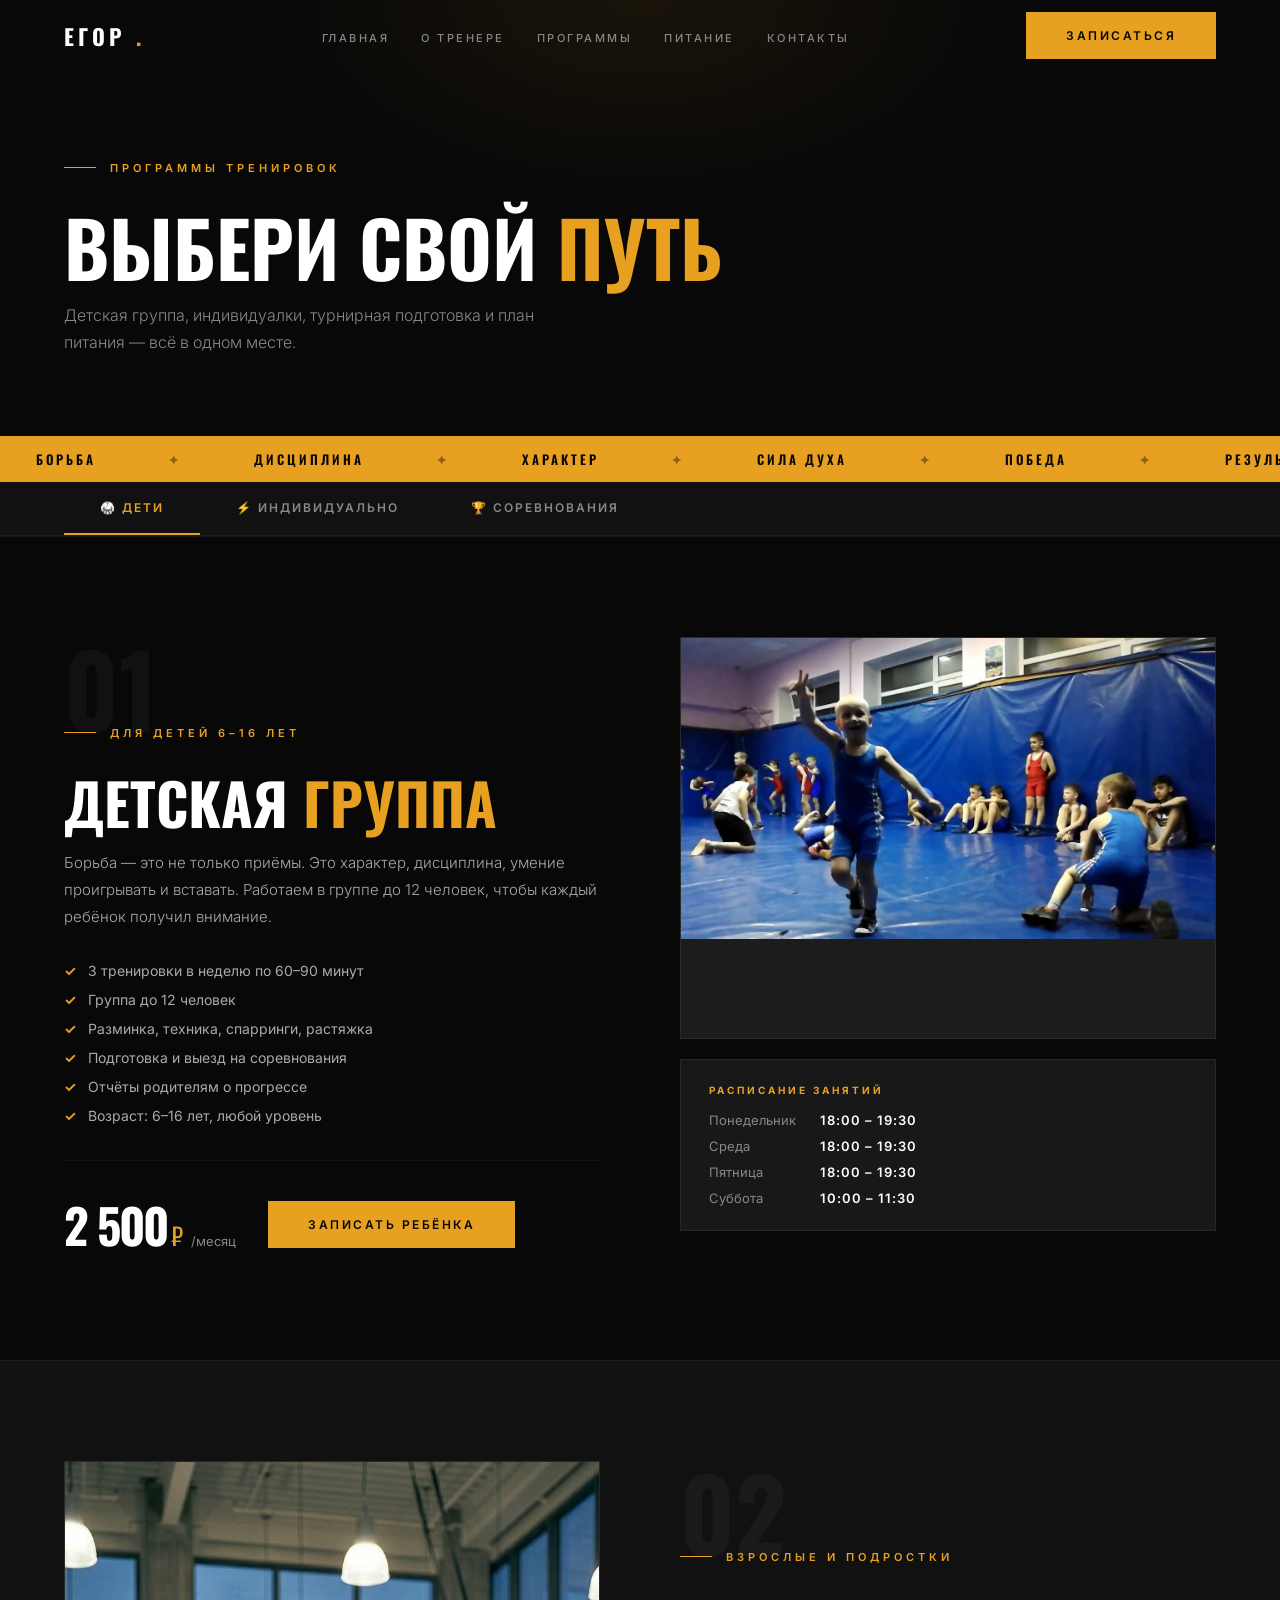
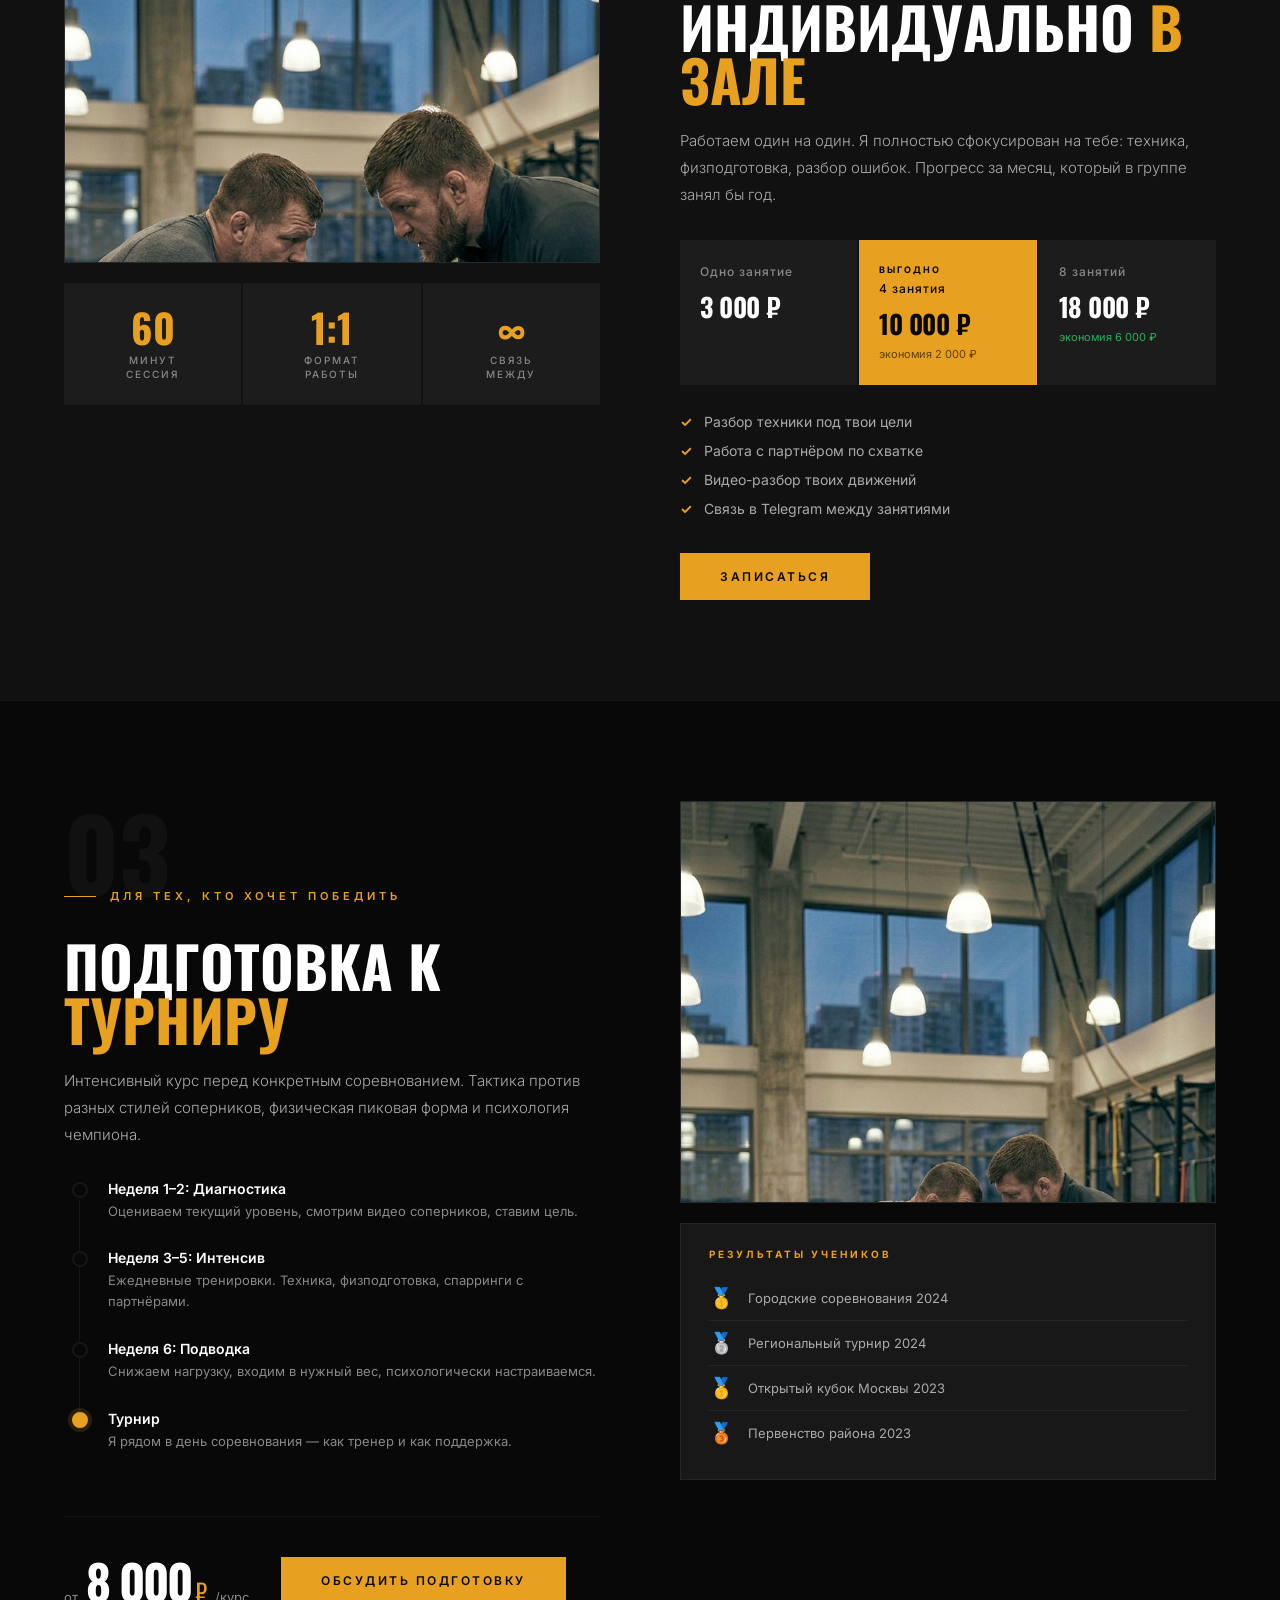
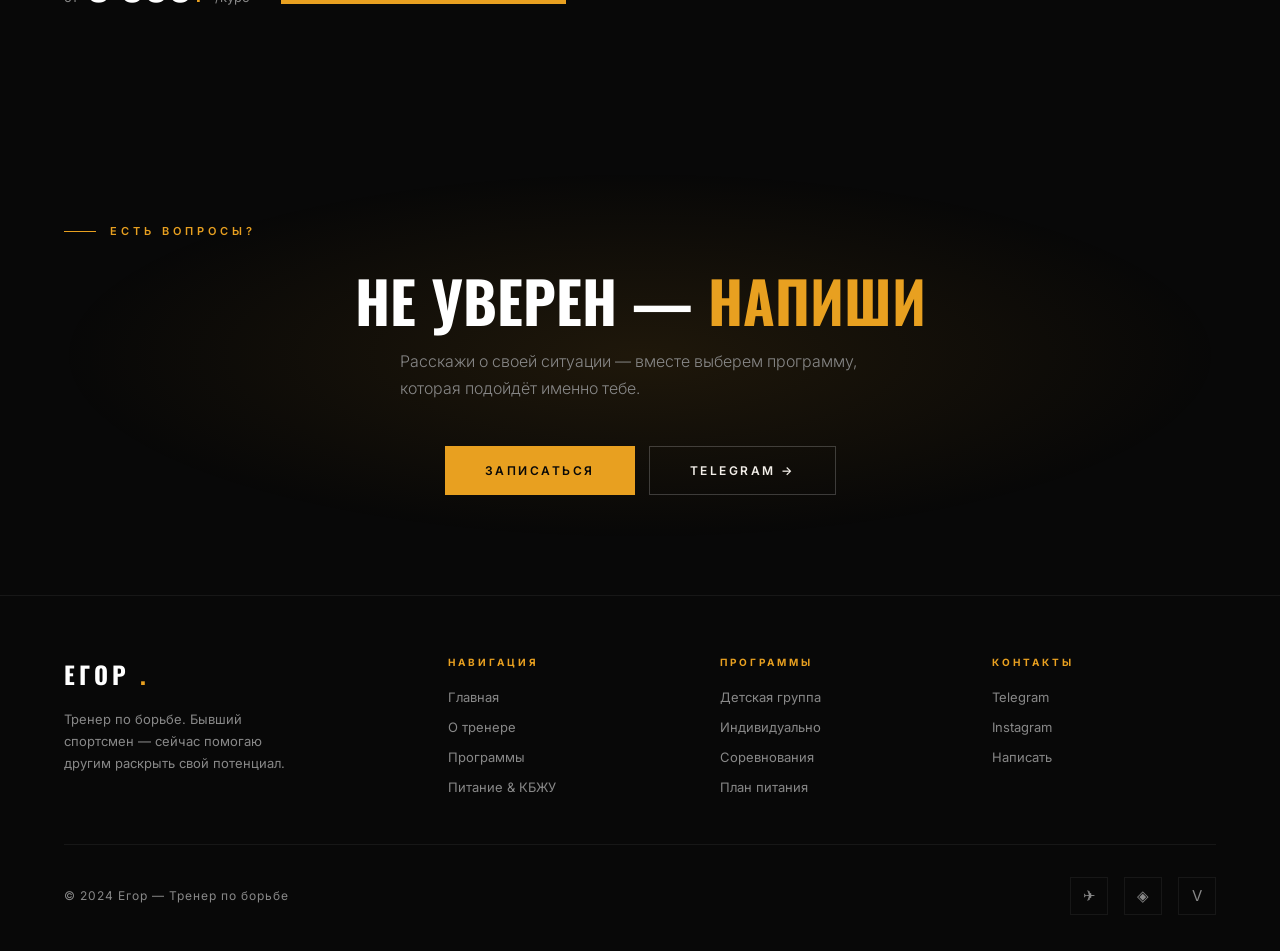
<file: pages/programs.html>
<!DOCTYPE html>
<html lang="ru">
<head>
  <meta charset="UTF-8">
  <meta name="viewport" content="width=device-width, initial-scale=1.0">
  <title>Программы — Егор Тренер</title>
  <link rel="stylesheet" href="../css/variables.css">
  <link rel="stylesheet" href="../css/components.css">
  <link rel="stylesheet" href="../css/programs.css">
</head>
<body>

<div class="cursor-glow" id="cursorGlow"></div>
<div id="nav-root"></div>

<!-- PAGE HERO -->
<section class="page-hero">
  <div class="page-hero-bg"></div>
  <div class="page-hero-content container">
    <div class="eyebrow">Программы тренировок</div>
    <h1 class="section-title">Выбери свой <em>путь</em></h1>
    <p>Детская группа, индивидуалки, турнирная подготовка и план питания — всё в одном месте.</p>
  </div>
</section>

<div id="ticker-root"></div>

<!-- PROGRAM TABS NAV -->
<section class="prog-tabs-section">
  <div class="container">
    <div class="prog-tabs" id="progTabs">
      <button class="prog-tab active" data-target="kids">🥋 Дети</button>
      <button class="prog-tab" data-target="individual">⚡ Индивидуально</button>
      <button class="prog-tab" data-target="competition">🏆 Соревнования</button>
    </div>
  </div>
</section>

<!-- ══ KIDS ════════════════════════════════ -->
<section class="program-block" id="kids">
  <div class="container">
    <div class="prog-grid">
      <div class="prog-info reveal from-left">
        <div class="prog-num">01</div>
        <div class="eyebrow">Для детей 6–16 лет</div>
        <h2 class="section-title">Детская <em>группа</em></h2>
        <p>Борьба — это не только приёмы. Это характер, дисциплина, умение проигрывать и вставать. Работаем в группе до 12 человек, чтобы каждый ребёнок получил внимание.</p>

        <div class="prog-features">
          <div class="prog-feature">
            <span class="feat-icon">✓</span>
            <span>3 тренировки в неделю по 60–90 минут</span>
          </div>
          <div class="prog-feature">
            <span class="feat-icon">✓</span>
            <span>Группа до 12 человек</span>
          </div>
          <div class="prog-feature">
            <span class="feat-icon">✓</span>
            <span>Разминка, техника, спарринги, растяжка</span>
          </div>
          <div class="prog-feature">
            <span class="feat-icon">✓</span>
            <span>Подготовка и выезд на соревнования</span>
          </div>
          <div class="prog-feature">
            <span class="feat-icon">✓</span>
            <span>Отчёты родителям о прогрессе</span>
          </div>
          <div class="prog-feature">
            <span class="feat-icon">✓</span>
            <span>Возраст: 6–16 лет, любой уровень</span>
          </div>
        </div>

        <div class="prog-price">
          <div class="price-block">
            <span class="price-amount">2 500</span>
            <span class="price-cur">₽</span>
            <span class="price-per">/месяц</span>
          </div>
          <a class="btn btn-primary" href="#" data-modal="modal">Записать ребёнка</a>
        </div>
      </div>

      <div class="prog-visual reveal from-right">
        <div class="prog-photo">
          <div class="photo-placeholder">
            <img src="../img/тренировкадети.png" alt="Детская группа">
          </div>
        </div>
        <div class="prog-schedule">
          <div class="sched-title">Расписание занятий</div>
          <div class="sched-grid">
            <div class="sched-day">Понедельник</div><div class="sched-time">18:00 – 19:30</div>
            <div class="sched-day">Среда</div><div class="sched-time">18:00 – 19:30</div>
            <div class="sched-day">Пятница</div><div class="sched-time">18:00 – 19:30</div>
            <div class="sched-day">Суббота</div><div class="sched-time">10:00 – 11:30</div>
          </div>
        </div>
      </div>
    </div>
  </div>
</section>

<!-- ══ INDIVIDUAL ══════════════════════════ -->
<section class="program-block bg-dark" id="individual">
  <div class="container">
    <div class="prog-grid reverse">
      <div class="prog-visual reveal from-left">
        <div class="prog-photo">
          <div class="photo-placeholder">
            <img src="../img/индив.png" alt="индив">
          </div>
        </div>
        <div class="indiv-stats">
          <div class="indiv-stat">
            <div class="indiv-num">60</div>
            <div class="indiv-label">минут<br>сессия</div>
          </div>
          <div class="indiv-stat">
            <div class="indiv-num">1:1</div>
            <div class="indiv-label">формат<br>работы</div>
          </div>
          <div class="indiv-stat">
            <div class="indiv-num">∞</div>
            <div class="indiv-label">связь<br>между</div>
          </div>
        </div>
      </div>

      <div class="prog-info reveal from-right">
        <div class="prog-num">02</div>
        <div class="eyebrow">Взрослые и подростки</div>
        <h2 class="section-title">Индивидуально <em>в зале</em></h2>
        <p>Работаем один на один. Я полностью сфокусирован на тебе: техника, физподготовка, разбор ошибок. Прогресс за месяц, который в группе занял бы год.</p>

        <div class="indiv-plans">
          <div class="indiv-plan">
            <div class="plan-name">Одно занятие</div>
            <div class="plan-price">3 000 ₽</div>
          </div>
          <div class="indiv-plan featured">
            <div class="plan-tag">Выгодно</div>
            <div class="plan-name">4 занятия</div>
            <div class="plan-price">10 000 ₽</div>
            <div class="plan-save">экономия 2 000 ₽</div>
          </div>
          <div class="indiv-plan">
            <div class="plan-name">8 занятий</div>
            <div class="plan-price">18 000 ₽</div>
            <div class="plan-save">экономия 6 000 ₽</div>
          </div>
        </div>

        <div class="prog-features">
          <div class="prog-feature">
            <span class="feat-icon">✓</span>
            <span>Разбор техники под твои цели</span>
          </div>
          <div class="prog-feature">
            <span class="feat-icon">✓</span>
            <span>Работа с партнёром по схватке</span>
          </div>
          <div class="prog-feature">
            <span class="feat-icon">✓</span>
            <span>Видео-разбор твоих движений</span>
          </div>
          <div class="prog-feature">
            <span class="feat-icon">✓</span>
            <span>Связь в Telegram между занятиями</span>
          </div>
        </div>

        <a class="btn btn-primary" href="#" data-modal="modal">Записаться</a>
      </div>
    </div>
  </div>
</section>

<!-- ══ COMPETITION ═════════════════════════ -->
<section class="program-block" id="competition">
  <div class="container">
    <div class="prog-grid">
      <div class="prog-info reveal from-left">
        <div class="prog-num">03</div>
        <div class="eyebrow">Для тех, кто хочет победить</div>
        <h2 class="section-title">Подготовка к <em>турниру</em></h2>
        <p>Интенсивный курс перед конкретным соревнованием. Тактика против разных стилей соперников, физическая пиковая форма и психология чемпиона.</p>

        <div class="timeline">
          <div class="tl-item">
            <div class="tl-dot"></div>
            <div>
              <div class="tl-title">Неделя 1–2: Диагностика</div>
              <div class="tl-desc">Оцениваем текущий уровень, смотрим видео соперников, ставим цель.</div>
            </div>
          </div>
          <div class="tl-item">
            <div class="tl-dot"></div>
            <div>
              <div class="tl-title">Неделя 3–5: Интенсив</div>
              <div class="tl-desc">Ежедневные тренировки. Техника, физподготовка, спарринги с партнёрами.</div>
            </div>
          </div>
          <div class="tl-item">
            <div class="tl-dot"></div>
            <div>
              <div class="tl-title">Неделя 6: Подводка</div>
              <div class="tl-desc">Снижаем нагрузку, входим в нужный вес, психологически настраиваемся.</div>
            </div>
          </div>
          <div class="tl-item">
            <div class="tl-dot active"></div>
            <div>
              <div class="tl-title">Турнир</div>
              <div class="tl-desc">Я рядом в день соревнования — как тренер и как поддержка.</div>
            </div>
          </div>
        </div>

        <div class="prog-price">
          <div class="price-block">
            <span class="price-from">от</span>
            <span class="price-amount">8 000</span>
            <span class="price-cur">₽</span>
            <span class="price-per">/курс</span>
          </div>
          <a class="btn btn-primary" href="#" data-modal="modal">Обсудить подготовку</a>
        </div>
      </div>

      <div class="prog-visual reveal from-right">
        <div class="prog-photo">
          <div class="photo-placeholder">
            <img src="../img/соревыэ.png" alt="соревы">
          </div>
        </div>
        <div class="comp-results">
          <div class="cr-title">Результаты учеников</div>
          <div class="cr-item">
            <span class="cr-medal gold">🥇</span>
            <span>Городские соревнования 2024</span>
          </div>
          <div class="cr-item">
            <span class="cr-medal silver">🥈</span>
            <span>Региональный турнир 2024</span>
          </div>
          <div class="cr-item">
            <span class="cr-medal gold">🥇</span>
            <span>Открытый кубок Москвы 2023</span>
          </div>
          <div class="cr-item">
            <span class="cr-medal bronze">🥉</span>
            <span>Первенство района 2023</span>
          </div>
        </div>
      </div>
    </div>
  </div>
</section>

<!-- CTA -->
<section class="cta-section" style="padding: 100px 0;">
  <div class="cta-glow"></div>
  <div class="container cta-inner reveal">
    <div class="eyebrow" style="justify-content:center">Есть вопросы?</div>
    <h2 class="section-title" style="text-align:center">Не уверен — <em>напиши</em></h2>
    <p class="cta-sub">Расскажи о своей ситуации — вместе выберем программу, которая подойдёт именно тебе.</p>
    <div class="cta-buttons">
      <a class="btn btn-primary" href="#" data-modal="modal">Записаться</a>
      <a class="btn btn-outline" href="https://t.me/goga_rus" target="_blank">Telegram →</a>
    </div>
  </div>
</section>

<div id="footer-root"></div>
<div id="modal-root"></div>

<script type="module">
  import { NAV_HTML, TICKER_HTML, FOOTER_HTML, MODAL_HTML } from '../js/templates.js';
  import { initAll, openModal, closeModal, initModalForm } from '../js/utils.js';

  document.getElementById('nav-root').innerHTML    = NAV_HTML('../');
  document.getElementById('ticker-root').innerHTML = TICKER_HTML;
  document.getElementById('footer-root').innerHTML = FOOTER_HTML('../');
  document.getElementById('modal-root').innerHTML  = MODAL_HTML;

  initAll();

  document.querySelector('.modal-close')?.addEventListener('click', () => closeModal());
  initModalForm('signupForm', `
    <div class="modal-success">
      <div class="success-icon">✅</div>
      <h3>Заявка <em>принята!</em></h3>
      <p>Егор свяжется с вами в ближайшее время.</p>
      <button class="modal-submit" onclick="document.getElementById('modal').classList.remove('active');document.body.style.overflow=''">Закрыть</button>
    </div>
  `);

  // tabs
  const tabs = document.querySelectorAll('.prog-tab');
  tabs.forEach(tab => {
    tab.addEventListener('click', () => {
      tabs.forEach(t => t.classList.remove('active'));
      tab.classList.add('active');
      const target = document.getElementById(tab.dataset.target);
      if (target) {
        const offset = target.getBoundingClientRect().top + window.scrollY - 120;
        window.scrollTo({ top: offset, behavior: 'smooth' });
      }
    });
  });
</script>
</body>
</html>
</file>
<file: css/variables.css>
/* ═══════════════════════════════════════
   VARIABLES & RESET
   ═══════════════════════════════════════ */

@import url('https://fonts.googleapis.com/css2?family=Oswald:wght@300;400;500;600;700&family=Inter:wght@300;400;500;600;700&display=swap');

:root {
  --black:      #080808;
  --dark:       #111111;
  --steel:      #1C1C1C;
  --card:       #181818;
  --border:     rgba(255,255,255,0.06);
  --cream:      #F2EEE8;
  --white:      #FFFFFF;
  --amber:      #E8A020;
  --amber-dim:  #C4841A;
  --amber-glow: rgba(232,160,32,0.15);
  --ash:        #888888;
  --ash-light:  #AAAAAA;
  --red:        #C0392B;
  --green:      #27AE60;

  --font-head: 'Oswald', sans-serif;
  --font-body: 'Inter', sans-serif;

  --nav-h: 72px;
  --max-w: 1280px;
  --pad-x: 64px;

  --ease-out: cubic-bezier(0.16, 1, 0.3, 1);
  --ease-in-out: cubic-bezier(0.65, 0, 0.35, 1);
}

*, *::before, *::after {
  margin: 0; padding: 0;
  box-sizing: border-box;
}

html {
  scroll-behavior: smooth;
  font-size: 16px;
}

body {
  font-family: var(--font-body);
  background: var(--black);
  color: var(--cream);
  overflow-x: hidden;
  -webkit-font-smoothing: antialiased;
}

img { display: block; max-width: 100%; }
a { text-decoration: none; color: inherit; }
button { font-family: var(--font-body); cursor: pointer; }
ul { list-style: none; }

::selection {
  background: var(--amber);
  color: var(--black);
}

::-webkit-scrollbar { width: 4px; }
::-webkit-scrollbar-track { background: var(--black); }
::-webkit-scrollbar-thumb { background: var(--amber); }

@media (max-width: 768px) {
  :root { --pad-x: 20px; }
}
</file>
<file: css/components.css>
/* ═══════════════════════════════════════
   SHARED COMPONENTS
   ═══════════════════════════════════════ */

/* ── CURSOR GLOW ── */
.cursor-glow {
  position: fixed;
  width: 400px; height: 400px;
  background: radial-gradient(circle, rgba(232,160,32,0.05) 0%, transparent 65%);
  border-radius: 50%;
  pointer-events: none;
  z-index: 0;
  transform: translate(-50%, -50%);
  transition: left 0.2s ease, top 0.2s ease;
}

/* ── NAV ── */
.nav {
  position: fixed; top: 0; left: 0; right: 0;
  height: var(--nav-h);
  display: flex; align-items: center;
  justify-content: space-between;
  padding: 0 var(--pad-x);
  z-index: 999;
  transition: background 0.4s, border-color 0.4s;
  border-bottom: 1px solid transparent;
}
.nav.scrolled {
  background: rgba(8,8,8,0.92);
  backdrop-filter: blur(20px);
  border-color: var(--border);
}
.nav-logo {
  font-family: var(--font-head);
  font-size: 22px; font-weight: 700;
  letter-spacing: 4px; text-transform: uppercase;
  color: var(--white);
}
.nav-logo span { color: var(--amber); }
.nav-links {
  display: flex; gap: 32px;
}
.nav-links a {
  font-size: 11px; font-weight: 500;
  letter-spacing: 2.5px; text-transform: uppercase;
  color: var(--ash);
  transition: color 0.2s;
  position: relative;
}
.nav-links a::after {
  content: '';
  position: absolute; bottom: -4px; left: 0;
  width: 0; height: 1px;
  background: var(--amber);
  transition: width 0.3s var(--ease-out);
}
.nav-links a:hover { color: var(--amber); }
.nav-links a:hover::after { width: 100%; }
.nav-links a.active { color: var(--amber); }
.nav-links a.active::after { width: 100%; }
.nav-cta {
  font-size: 11px; font-weight: 600;
  letter-spacing: 2.5px; text-transform: uppercase;
  color: var(--black);
  background: var(--amber);
  padding: 11px 28px;
  transition: background 0.2s, transform 0.15s, box-shadow 0.2s;
  border: none;
}
.nav-cta:hover {
  background: var(--amber-dim);
  transform: translateY(-1px);
  box-shadow: 0 6px 24px rgba(232,160,32,0.28);
}
.nav-hamburger {
  display: none;
  flex-direction: column; gap: 5px;
  background: none; border: none;
  cursor: pointer; padding: 4px;
}
.nav-hamburger span {
  display: block; width: 24px; height: 2px;
  background: var(--white);
  transition: all 0.3s;
}
.mobile-menu {
  display: none;
  position: fixed; inset: 0;
  background: rgba(8,8,8,0.98);
  backdrop-filter: blur(20px);
  z-index: 998;
  flex-direction: column;
  align-items: center; justify-content: center;
  gap: 40px;
}
.mobile-menu.open { display: flex; }
.mobile-menu a {
  font-family: var(--font-head);
  font-size: 32px; font-weight: 700;
  text-transform: uppercase; letter-spacing: 3px;
  color: var(--white);
  transition: color 0.2s;
}
.mobile-menu a:hover { color: var(--amber); }
.mobile-menu-close {
  position: absolute; top: 24px; right: 24px;
  background: none; border: none;
  color: var(--ash); font-size: 28px; cursor: pointer;
}

/* ── TICKER ── */
.ticker-wrap {
  overflow: hidden;
  background: var(--amber);
  padding: 13px 0;
  white-space: nowrap;
}
.ticker {
  display: inline-flex;
  animation: tickerRun 22s linear infinite;
}
.ticker-item {
  font-family: var(--font-head);
  font-size: 13px; font-weight: 600;
  letter-spacing: 3px; text-transform: uppercase;
  color: var(--black);
  padding: 0 36px;
}
.ticker-dot { opacity: 0.4; }
@keyframes tickerRun {
  0%   { transform: translateX(0); }
  100% { transform: translateX(-50%); }
}

/* ── BUTTONS ── */
.btn {
  display: inline-flex; align-items: center; gap: 10px;
  font-family: var(--font-body);
  font-size: 12px; font-weight: 600;
  letter-spacing: 2.5px; text-transform: uppercase;
  padding: 16px 40px;
  transition: all 0.2s;
  cursor: pointer; border: none;
}
.btn-primary {
  background: var(--amber); color: var(--black);
}
.btn-primary:hover {
  background: var(--amber-dim);
  transform: translateY(-2px);
  box-shadow: 0 10px 32px rgba(232,160,32,0.32);
}
.btn-outline {
  border: 1px solid rgba(255,255,255,0.2);
  color: var(--cream); background: transparent;
}
.btn-outline:hover {
  border-color: var(--amber);
  color: var(--amber);
  transform: translateY(-2px);
}
.btn-dark {
  background: var(--steel); color: var(--white);
}
.btn-dark:hover {
  background: var(--card);
  transform: translateY(-2px);
}
.btn svg { transition: transform 0.2s; }
.btn:hover svg { transform: translateX(4px); }

/* ── SECTION LABELS ── */
.eyebrow {
  display: inline-flex; align-items: center; gap: 14px;
  font-size: 11px; font-weight: 600;
  letter-spacing: 4px; text-transform: uppercase;
  color: var(--amber);
  margin-bottom: 20px;
}
.eyebrow::before {
  content: '';
  display: block; width: 32px; height: 1px;
  background: var(--amber);
}

.section-title {
  font-family: var(--font-head);
  font-size: clamp(36px, 4.5vw, 60px);
  font-weight: 700; text-transform: uppercase;
  line-height: 0.93; color: var(--white);
}
.section-title em {
  color: var(--amber); font-style: normal;
}
.section-title .stroke {
  -webkit-text-stroke: 1px rgba(255,255,255,0.2);
  color: transparent;
}

/* ── CARDS ── */
.card-hover {
  transition: transform 0.35s var(--ease-out), box-shadow 0.35s;
}
.card-hover:hover {
  transform: translateY(-6px);
  box-shadow: 0 20px 60px rgba(0,0,0,0.4);
}

/* ── REVEAL ── */
.reveal {
  opacity: 0; transform: translateY(28px);
  transition: opacity 0.75s var(--ease-out), transform 0.75s var(--ease-out);
}
.reveal.visible { opacity: 1; transform: translateY(0); }
.reveal.from-left { transform: translateX(-28px); }
.reveal.from-left.visible { transform: translateX(0); }
.reveal.from-right { transform: translateX(28px); }
.reveal.from-right.visible { transform: translateX(0); }
.d1 { transition-delay: 0.1s; }
.d2 { transition-delay: 0.2s; }
.d3 { transition-delay: 0.3s; }
.d4 { transition-delay: 0.4s; }
.d5 { transition-delay: 0.5s; }

/* ── MODAL ── */
.modal-overlay {
  position: fixed; inset: 0; z-index: 1000;
  background: rgba(0,0,0,0.88);
  backdrop-filter: blur(12px);
  display: flex; align-items: center; justify-content: center;
  opacity: 0; pointer-events: none;
  transition: opacity 0.3s;
}
.modal-overlay.active {
  opacity: 1; pointer-events: all;
}
.modal-box {
  background: var(--dark);
  border: 1px solid rgba(232,160,32,0.18);
  padding: 56px; max-width: 520px; width: 92%;
  position: relative;
  transform: translateY(16px) scale(0.98);
  transition: transform 0.35s var(--ease-out);
}
.modal-overlay.active .modal-box {
  transform: translateY(0) scale(1);
}
.modal-close {
  position: absolute; top: 20px; right: 22px;
  background: none; border: none;
  color: var(--ash); font-size: 22px;
  cursor: pointer; transition: color 0.2s;
  line-height: 1;
}
.modal-close:hover { color: var(--white); }
.modal-box h3 {
  font-family: var(--font-head);
  font-size: 30px; font-weight: 700;
  text-transform: uppercase; color: var(--white);
  margin-bottom: 8px;
}
.modal-box h3 em { color: var(--amber); font-style: normal; }
.modal-box p {
  font-size: 14px; color: var(--ash);
  line-height: 1.65; margin-bottom: 28px;
}
.form-group { margin-bottom: 18px; }
.form-group label {
  display: block; font-size: 10px; font-weight: 600;
  letter-spacing: 2.5px; text-transform: uppercase;
  color: var(--ash); margin-bottom: 8px;
}
.form-group input,
.form-group select,
.form-group textarea {
  width: 100%;
  background: var(--steel);
  border: 1px solid var(--border);
  color: var(--white);
  padding: 13px 16px;
  font-family: var(--font-body); font-size: 14px;
  outline: none;
  transition: border-color 0.2s;
  resize: vertical;
}
.form-group input::placeholder,
.form-group textarea::placeholder { color: var(--ash); }
.form-group input:focus,
.form-group select:focus,
.form-group textarea:focus { border-color: var(--amber); }
.form-group select option { background: var(--steel); }
.modal-submit {
  width: 100%; padding: 16px;
  background: var(--amber); color: var(--black);
  border: none; cursor: pointer;
  font-family: var(--font-body);
  font-size: 12px; font-weight: 700;
  letter-spacing: 2.5px; text-transform: uppercase;
  transition: background 0.2s, transform 0.15s;
  margin-top: 6px;
}
.modal-submit:hover {
  background: var(--amber-dim);
  transform: translateY(-1px);
}
.modal-success {
  text-align: center; padding: 20px 0;
}
.modal-success .success-icon {
  font-size: 52px; margin-bottom: 20px;
}
.modal-success h3 { margin-bottom: 12px; }
.modal-success p { margin-bottom: 28px; }

/* ── FOOTER ── */
.footer {
  background: var(--black);
  border-top: 1px solid var(--border);
  padding: 60px var(--pad-x) 36px;
}
.footer-top {
  display: grid;
  grid-template-columns: 1.5fr 1fr 1fr 1fr;
  gap: 48px;
  padding-bottom: 48px;
  border-bottom: 1px solid var(--border);
  margin-bottom: 32px;
}
.footer-brand .nav-logo { font-size: 24px; margin-bottom: 16px; }
.footer-brand p {
  font-size: 13px; color: var(--ash); line-height: 1.7; max-width: 240px;
}
.footer-col h4 {
  font-size: 10px; font-weight: 700;
  letter-spacing: 3px; text-transform: uppercase;
  color: var(--amber); margin-bottom: 18px;
}
.footer-col ul { display: flex; flex-direction: column; gap: 10px; }
.footer-col a {
  font-size: 13px; color: var(--ash);
  transition: color 0.2s;
}
.footer-col a:hover { color: var(--white); }
.footer-bottom {
  display: flex; align-items: center;
  justify-content: space-between; flex-wrap: wrap; gap: 12px;
}
.footer-copy { font-size: 12px; color: var(--ash); letter-spacing: 1px; }
.social-links { display: flex; gap: 16px; }
.social-link {
  width: 38px; height: 38px;
  border: 1px solid var(--border);
  display: flex; align-items: center; justify-content: center;
  color: var(--ash); font-size: 15px;
  transition: all 0.2s;
}
.social-link:hover {
  border-color: var(--amber);
  color: var(--amber);
  transform: translateY(-2px);
}

/* ── PULSE ANIMATION ── */
@keyframes pulse-ring {
  0%   { transform: scale(0.85); opacity: 0.6; }
  50%  { transform: scale(1);    opacity: 0.2; }
  100% { transform: scale(1.15); opacity: 0; }
}
.pulse-dot {
  position: relative; display: inline-block;
  width: 10px; height: 10px;
}
.pulse-dot::before, .pulse-dot::after {
  content: '';
  position: absolute; inset: 0;
  border-radius: 50%;
  background: var(--amber);
}
.pulse-dot::before {
  animation: pulse-ring 2s ease-out infinite;
  animation-delay: 0s;
}
.pulse-dot::after {
  animation: pulse-ring 2s ease-out infinite;
  animation-delay: 0.8s;
}

/* ── BEAT LINE ── */
.beat-line {
  width: 100%; height: 48px;
  position: relative; overflow: hidden;
}
.beat-line svg { width: 100%; height: 100%; }

/* ── STATS COUNTER ── */
.stat-num {
  font-family: var(--font-head);
  font-size: 60px; font-weight: 700;
  color: var(--white); line-height: 1;
  letter-spacing: -2px;
}
.stat-num .accent { color: var(--amber); }
.stat-label {
  font-size: 11px; font-weight: 500;
  letter-spacing: 3px; text-transform: uppercase;
  color: var(--ash); margin-top: 6px;
}

/* ── TAG ── */
.tag {
  display: inline-block;
  border: 1px solid rgba(232,160,32,0.3);
  color: var(--amber);
  font-size: 10px; font-weight: 600;
  letter-spacing: 2.5px; text-transform: uppercase;
  padding: 7px 14px;
  transition: all 0.2s;
}
.tag:hover {
  background: var(--amber-glow);
  border-color: var(--amber);
}

/* ── DIVIDER ── */
.divider {
  width: 100%; height: 1px;
  background: var(--border);
  margin: 0;
}

/* ── PROGRESS BAR ── */
.progress-bar {
  height: 3px; background: var(--steel); overflow: hidden;
}
.progress-fill {
  height: 100%; background: var(--amber);
  transform: scaleX(0); transform-origin: left;
  transition: transform 1.2s var(--ease-out);
}
.progress-fill.animate { transform: scaleX(1); }

@media (max-width: 900px) {
  .nav-links { display: none; }
  .nav-cta { display: none; }
  .nav-hamburger { display: flex; }

  .footer-top {
    grid-template-columns: 1fr 1fr;
    gap: 32px;
  }
  .footer-brand { grid-column: 1 / -1; }
}
@media (max-width: 500px) {
  .footer-top { grid-template-columns: 1fr; }
  .modal-box { padding: 36px 24px; }
}
</file>
<file: css/index.css>
/* ═══════════════════════════════════════
   INDEX PAGE STYLES
   ═══════════════════════════════════════ */

.container {
  max-width: var(--max-w);
  margin: 0 auto;
  padding: 0 var(--pad-x);
}

/* ── HERO ── */
.hero {
  position: relative;
  min-height: 100vh;
  display: flex; flex-direction: column;
  justify-content: center;
  overflow: hidden;
  padding-top: var(--nav-h);
}

.hero-bg {
  position: absolute; inset: 0;
  background:
    radial-gradient(ellipse 55% 70% at 75% 50%, rgba(232,160,32,0.07) 0%, transparent 65%),
    radial-gradient(ellipse 40% 50% at 20% 80%, rgba(232,160,32,0.04) 0%, transparent 60%),
    linear-gradient(160deg, #0a0a0a 0%, #080808 100%);
}

.hero-noise {
  position: absolute; inset: 0; opacity: 0.025;
  background-image: url("data:image/svg+xml,%3Csvg viewBox='0 0 256 256' xmlns='http://www.w3.org/2000/svg'%3E%3Cfilter id='n'%3E%3CfeTurbulence type='fractalNoise' baseFrequency='0.9' numOctaves='4' stitchTiles='stitch'/%3E%3C/filter%3E%3Crect width='100%25' height='100%25' filter='url(%23n)'/%3E%3C/svg%3E");
  background-size: 256px;
}

.hero-beat-wrap {
  position: absolute; bottom: 160px; left: 0; right: 0;
  opacity: 0.35; pointer-events: none;
}

.hero-inner {
  position: relative; z-index: 2;
  max-width: var(--max-w); margin: 0 auto;
  padding: 80px var(--pad-x) 40px;
  display: grid; grid-template-columns: 1fr 420px;
  gap: 60px; align-items: center;
}

.hero-eyebrow {
  display: inline-flex; align-items: center; gap: 12px;
  font-size: 11px; font-weight: 600; letter-spacing: 4px;
  text-transform: uppercase; color: var(--amber);
  margin-bottom: 28px;
  animation: heroFade 0.7s 0.2s both;
}

.hero-title {
  font-family: var(--font-head);
  font-size: clamp(64px, 8.5vw, 122px);
  font-weight: 700; line-height: 0.88;
  text-transform: uppercase; letter-spacing: -2px;
  margin-bottom: 28px;
  animation: heroFade 0.8s 0.4s both;
}
.hero-title em { color: var(--amber); font-style: normal; }
.hero-title .stroke {
  -webkit-text-stroke: 1.5px rgba(255,255,255,0.25);
  color: transparent;
}

.hero-desc {
  font-size: 17px; font-weight: 300;
  line-height: 1.75; color: var(--ash-light);
  max-width: 460px; margin-bottom: 44px;
  animation: heroFade 0.8s 0.6s both;
}

.hero-actions {
  display: flex; gap: 14px; flex-wrap: wrap;
  animation: heroFade 0.8s 0.8s both;
}

/* hero photo */
.hero-right {
  position: relative; z-index: 2;
  animation: heroFade 1s 0.5s both;
}
.hero-photo-frame {
  position: relative;
}
.hero-photo-inner {
  width: 100%; aspect-ratio: 3/4;
  background: var(--steel);
  overflow: hidden; position: relative;
  border: 1px solid var(--border);
}
.hero-photo-inner::before {
  content: '';
  position: absolute; inset: 0;
  background: linear-gradient(to bottom, transparent 60%, rgba(8,8,8,0.8));
  z-index: 1;
}
.photo-placeholder {
  width: 100%; height: 100%;
  display: flex; flex-direction: column;
  align-items: center; justify-content: center;
  gap: 10px; background: var(--card);
  color: var(--ash);
}
.photo-placeholder span { font-size: 72px; }
.photo-placeholder small { font-size: 12px; letter-spacing: 2px; text-transform: uppercase; }
.photo-placeholder.dark { background: #0f0f0f; }

.frame-label {
  position: absolute; bottom: 20px; left: 20px; right: 20px;
  background: rgba(8,8,8,0.85);
  backdrop-filter: blur(12px);
  border: 1px solid var(--border);
  padding: 12px 16px;
  display: flex; align-items: center; gap: 10px;
  font-size: 12px; font-weight: 500; letter-spacing: 1.5px;
  text-transform: uppercase; color: var(--ash-light);
  z-index: 2;
}

/* hero stats */
.hero-stats {
  position: relative; z-index: 2;
  max-width: var(--max-w); margin: 0 auto;
  padding: 0 var(--pad-x) 60px;
  display: flex; align-items: center; gap: 0;
  border-top: 1px solid var(--border);
  padding-top: 40px;
  animation: heroFade 0.8s 1s both;
}
.hero-stat { flex: 1; }
.hero-stat .stat-num { font-size: 52px; letter-spacing: -2px; }
.hero-stat-div {
  width: 1px; height: 60px;
  background: var(--border);
  flex-shrink: 0;
  margin: 0 40px;
}

.hero-scroll {
  position: absolute; bottom: 32px; right: var(--pad-x);
  display: flex; align-items: center; gap: 10px;
  font-size: 10px; font-weight: 600; letter-spacing: 3px;
  text-transform: uppercase; color: var(--ash);
  animation: heroFade 0.8s 1.2s both;
}
.scroll-track {
  width: 1px; height: 36px;
  background: linear-gradient(to bottom, var(--amber), transparent);
  animation: scrollBounce 2s ease-in-out infinite;
}
@keyframes scrollBounce {
  0%, 100% { opacity: 0.3; transform: scaleY(0.6); }
  50%       { opacity: 1;   transform: scaleY(1); }
}

@keyframes heroFade {
  from { opacity: 0; transform: translateY(20px); }
  to   { opacity: 1; transform: translateY(0); }
}

/* ── SERVICES PREVIEW ── */
.services-preview {
  padding: 120px 0;
  background: var(--dark);
  border-top: 1px solid var(--border);
}
.sp-header {
  display: flex; align-items: flex-end;
  justify-content: space-between; flex-wrap: wrap;
  gap: 20px; margin-bottom: 56px;
}
.sp-grid {
  display: grid;
  grid-template-columns: repeat(4, 1fr);
  gap: 2px;
}
.sp-card {
  background: var(--steel);
  padding: 40px 32px;
  position: relative; overflow: hidden;
  display: flex; flex-direction: column;
  cursor: pointer;
  border-bottom: 3px solid transparent;
  transition: border-color 0.3s, transform 0.3s, box-shadow 0.3s;
}
.sp-card:hover { border-color: var(--amber); }
.sp-card--featured {
  background: var(--amber);
  border-color: transparent !important;
}
.sp-card--featured h3,
.sp-card--featured p,
.sp-card--featured .price { color: var(--black) !important; }
.sp-card--featured .sp-card-num { color: rgba(0,0,0,0.07); }
.sp-card--featured .arrow { color: var(--black); }

.sp-badge {
  position: absolute; top: 20px; right: 20px;
  background: var(--black); color: var(--amber);
  font-size: 9px; font-weight: 700; letter-spacing: 2px;
  text-transform: uppercase; padding: 5px 10px;
}
.sp-card-num {
  font-family: var(--font-head);
  font-size: 68px; font-weight: 700;
  color: rgba(255,255,255,0.04);
  position: absolute; top: 10px; right: 16px;
  line-height: 1; user-select: none;
  transition: opacity 0.3s;
}
.sp-card-icon { font-size: 32px; margin-bottom: 20px; }
.sp-card h3 {
  font-family: var(--font-head);
  font-size: 22px; font-weight: 600;
  text-transform: uppercase; color: var(--white);
  margin-bottom: 12px; line-height: 1.05;
}
.sp-card p {
  font-size: 13px; line-height: 1.7;
  color: var(--ash); flex: 1;
}
.sp-card-footer {
  display: flex; align-items: center;
  justify-content: space-between;
  margin-top: 24px; padding-top: 18px;
  border-top: 1px solid rgba(255,255,255,0.07);
}
.sp-card--featured .sp-card-footer { border-color: rgba(0,0,0,0.12); }
.price {
  font-family: var(--font-head);
  font-size: 24px; font-weight: 700; color: var(--amber);
}
.price small { font-size: 12px; font-family: var(--font-body); }
.sp-card--featured .price { color: var(--black); }
.arrow { font-size: 20px; color: var(--ash); transition: transform 0.2s; }
.sp-card:hover .arrow { transform: translateX(4px); color: var(--amber); }
.sp-card--featured:hover .arrow { color: var(--black); }
.sp-card-bar { margin-top: 16px; }

/* ── ABOUT TEASER ── */
.about-teaser {
  padding: 120px 0;
}
.at-grid {
  display: grid; grid-template-columns: 1fr 1fr;
  gap: 80px; align-items: center;
}
.at-photo-wrap { position: relative; display: inline-block; width: 100%; }
.at-photo {
  width: 100%; aspect-ratio: 3/4; max-height: 580px;
  background: var(--steel); overflow: hidden;
  border: 1px solid var(--border);
}
.at-photo-accent {
  position: absolute; top: -16px; left: -16px;
  width: 80px; height: 80px;
  border-left: 3px solid var(--amber);
  border-top: 3px solid var(--amber);
}
.at-photo-badge {
  position: absolute; bottom: -20px; right: -20px;
  width: 110px; height: 110px;
  background: var(--amber);
  display: flex; flex-direction: column;
  align-items: center; justify-content: center;
}
.badge-big {
  font-family: var(--font-head);
  font-size: 42px; font-weight: 700;
  color: var(--black); line-height: 1;
}
.badge-sub {
  font-size: 9px; font-weight: 700;
  letter-spacing: 1.5px; text-transform: uppercase;
  color: var(--black); text-align: center; line-height: 1.3;
}

.at-right { padding-left: 20px; }
.at-right .section-title { margin-bottom: 24px; }
.at-right p {
  font-size: 15px; line-height: 1.8; color: var(--ash-light);
  margin-bottom: 18px; font-weight: 300;
}
.at-right p strong { color: var(--cream); font-weight: 500; }

.at-skills { margin: 36px 0; display: flex; flex-direction: column; gap: 18px; }
.at-skill-label {
  display: flex; justify-content: space-between;
  font-size: 12px; font-weight: 500;
  letter-spacing: 1px; color: var(--ash-light);
  margin-bottom: 8px;
}
.at-skill .progress-fill { transition: transform 1.4s var(--ease-out); }

/* ── TESTIMONIALS ── */
.testimonials {
  padding: 100px 0;
  background: var(--dark);
  border-top: 1px solid var(--border);
}
.testimonials .section-title { margin-bottom: 56px; }
.reviews-grid {
  display: grid; grid-template-columns: repeat(3, 1fr);
  gap: 20px;
}
.review-card {
  background: var(--steel);
  padding: 36px 32px;
}
.review-stars { color: var(--amber); font-size: 14px; margin-bottom: 16px; }
.review-text {
  font-size: 14px; line-height: 1.75;
  color: var(--ash-light); font-weight: 300;
  margin-bottom: 28px;
}
.review-author { display: flex; align-items: center; gap: 14px; }
.review-avatar {
  width: 42px; height: 42px;
  background: var(--amber); color: var(--black);
  font-family: var(--font-head);
  font-size: 18px; font-weight: 700;
  display: flex; align-items: center; justify-content: center;
  flex-shrink: 0;
}
.review-name { font-size: 14px; font-weight: 600; color: var(--white); }
.review-role { font-size: 12px; color: var(--ash); margin-top: 2px; }

/* ── CTA SECTION ── */
.cta-section {
  padding: 140px 0;
  text-align: center; position: relative; overflow: hidden;
}
.cta-glow {
  position: absolute; inset: 0;
  background: radial-gradient(ellipse 65% 55% at 50% 50%, rgba(232,160,32,0.1) 0%, transparent 70%);
  pointer-events: none;
}
.cta-beat {
  position: absolute; inset: 0; opacity: 0.2;
  pointer-events: none;
}
.cta-inner { position: relative; z-index: 2; }
.cta-inner .section-title { margin: 16px auto 20px; }
.cta-sub {
  font-size: 16px; color: var(--ash); font-weight: 300;
  line-height: 1.7; max-width: 480px; margin: 0 auto 44px;
}
.cta-buttons { display: flex; gap: 14px; justify-content: center; flex-wrap: wrap; }

/* ── RESPONSIVE ── */
@media (max-width: 1100px) {
  .hero-inner { grid-template-columns: 1fr; gap: 40px; }
  .hero-right { display: none; }
  .sp-grid { grid-template-columns: 1fr 1fr; }
  .at-grid { grid-template-columns: 1fr; gap: 48px; }
  .at-photo-wrap { max-width: 380px; }
  .at-right { padding-left: 0; }
}
@media (max-width: 700px) {
  .sp-grid { grid-template-columns: 1fr; }
  .reviews-grid { grid-template-columns: 1fr; }
  .hero-stats { flex-wrap: wrap; gap: 20px; }
  .hero-stat-div { display: none; }
  .hero-stat { min-width: 40%; }
  .sp-header { flex-direction: column; align-items: flex-start; }
}
</file>
<file: css/about.css>
/* ═══════════════════════════════════════
   ABOUT PAGE STYLES
   ═══════════════════════════════════════ */

.container {
  max-width: var(--max-w);
  margin: 0 auto;
  padding: 0 var(--pad-x);
}

/* ── HERO ── */
.about-hero {
  position: relative; overflow: hidden;
  padding: calc(var(--nav-h) + 60px) 0 0;
}
.about-hero-bg {
  position: absolute; inset: 0;
  background:
    radial-gradient(ellipse 50% 80% at 80% 50%, rgba(232,160,32,0.07) 0%, transparent 60%),
    var(--black);
}
.about-hero-inner {
  position: relative; z-index: 2;
  display: grid; grid-template-columns: 1fr 440px;
  gap: 60px; align-items: end;
  padding-bottom: 0;
}
.ah-left { padding-bottom: 60px; }
.ah-left .section-title { margin: 16px 0 20px; font-size: clamp(48px, 6vw, 88px); }
.ah-left > p {
  font-size: 16px; color: var(--ash-light); line-height: 1.75;
  font-weight: 300; max-width: 440px; margin-bottom: 28px;
}
.ah-tags { display: flex; flex-wrap: wrap; gap: 8px; margin-bottom: 40px; }
.ah-counts { display: flex; gap: 40px; flex-wrap: wrap; padding-top: 36px; border-top: 1px solid var(--border); }
.ah-count .stat-num { font-size: 48px; letter-spacing: -2px; }

.ah-right { align-self: end; }
.ah-photo-wrap { position: relative; }
.ah-photo {
  width: 100%; aspect-ratio: 3/4;
  background: var(--steel);
  border: 1px solid var(--border);
  overflow: hidden;
}
.ah-accent-v {
  position: absolute; top: 30px; left: -12px;
  width: 3px; height: 80px; background: var(--amber);
}
.ah-accent-h {
  position: absolute; bottom: -12px; right: 30px;
  width: 80px; height: 3px; background: var(--amber);
}
.photo-placeholder {
  width: 100%; height: 100%;
  display: flex; flex-direction: column;
  align-items: center; justify-content: center;
  gap: 10px;
  color: var(--ash);
}
.photo-placeholder span { font-size: 80px; }
.photo-placeholder small { font-size: 11px; letter-spacing: 2px; text-transform: uppercase; }
.photo-placeholder.dark { background: #0e0e0e; }

/* ── STORY ── */
.about-story {
  padding: 100px 0;
  border-top: 1px solid var(--border);
}
.story-grid {
  display: grid; grid-template-columns: 260px 1fr;
  gap: 80px; align-items: start;
}
.story-aside-inner {
  position: sticky; top: calc(var(--nav-h) + 24px);
}
.aside-label {
  font-size: 10px; font-weight: 700; letter-spacing: 3px;
  color: var(--amber); margin-bottom: 24px;
}
.timeline-vertical {
  display: flex; flex-direction: column;
  gap: 0; padding-left: 4px;
}
.tv-item {
  display: grid; grid-template-columns: 50px 16px 1fr;
  gap: 10px; align-items: start;
  padding-bottom: 24px; position: relative;
}
.tv-item:not(:last-child) .tv-dot::after {
  content: '';
  position: absolute; left: calc(50px + 10px + 7px);
  top: 16px; width: 1px; height: calc(100% - 16px);
  background: var(--border);
  z-index: 0;
}
.tv-year {
  font-size: 11px; font-weight: 600;
  color: var(--ash); text-align: right; padding-top: 1px;
}
.tv-dot {
  width: 16px; height: 16px; border-radius: 50%;
  border: 2px solid var(--border); background: var(--black);
  position: relative; z-index: 1; flex-shrink: 0;
}
.tv-dot.active { border-color: var(--ash); }
.tv-dot.amber  { border-color: var(--amber); background: var(--amber); box-shadow: 0 0 0 4px rgba(232,160,32,0.15); }
.tv-text { font-size: 13px; color: var(--ash-light); line-height: 1.5; padding-top: 1px; }

.story-text .section-title { margin: 16px 0 32px; }
.story-paragraphs { display: flex; flex-direction: column; gap: 16px; margin-bottom: 32px; }
.story-paragraphs p { font-size: 15px; color: var(--ash-light); line-height: 1.8; font-weight: 300; }

.story-quote {
  border-left: 3px solid var(--amber);
  padding: 20px 28px; background: var(--dark);
  font-size: 17px; font-style: italic;
  color: var(--cream); line-height: 1.6;
}
.story-quote cite {
  display: block; margin-top: 12px;
  font-size: 12px; font-style: normal;
  font-weight: 600; letter-spacing: 2px; color: var(--amber);
}

/* ── VALUES ── */
.about-values {
  padding: 100px 0;
  background: var(--dark);
  border-top: 1px solid var(--border);
}
.about-values .section-title { margin: 16px 0 56px; }
.values-grid {
  display: grid; grid-template-columns: repeat(4, 1fr);
  gap: 2px;
}
.value-card {
  background: var(--steel); padding: 40px 28px;
  border-bottom: 3px solid transparent;
  transition: border-color 0.3s, transform 0.3s;
}
.value-card:hover { border-color: var(--amber); transform: translateY(-4px); }
.val-icon { font-size: 32px; margin-bottom: 18px; }
.value-card h3 {
  font-family: var(--font-head);
  font-size: 18px; font-weight: 600;
  text-transform: uppercase; color: var(--white);
  margin-bottom: 10px;
}
.value-card p { font-size: 13px; color: var(--ash); line-height: 1.7; }

/* ── SKILLS ── */
.about-skills {
  padding: 100px 0;
  border-top: 1px solid var(--border);
}
.skills-grid {
  display: grid; grid-template-columns: 1fr 1.2fr;
  gap: 80px; align-items: center;
}
.skills-left .section-title { margin: 16px 0 20px; }
.skills-left > p { font-size: 15px; color: var(--ash); line-height: 1.7; }
.skills-right { display: flex; flex-direction: column; gap: 22px; }
.skill-label {
  display: flex; justify-content: space-between;
  font-size: 12px; font-weight: 500;
  color: var(--ash-light); margin-bottom: 8px;
  letter-spacing: 0.5px;
}
.progress-fill { transition: transform 1.3s var(--ease-out); }

/* CTA shared */
.cta-glow {
  position: absolute; inset: 0;
  background: radial-gradient(ellipse 65% 55% at 50% 50%, rgba(232,160,32,0.1) 0%, transparent 70%);
  pointer-events: none;
}
.cta-section { position: relative; overflow: hidden; }
.cta-inner { position: relative; z-index: 2; }
.cta-inner .section-title { margin: 16px auto 20px; }
.cta-sub {
  font-size: 16px; color: var(--ash); font-weight: 300;
  line-height: 1.7; max-width: 480px; margin: 0 auto 44px;
}
.cta-buttons { display: flex; gap: 14px; justify-content: center; flex-wrap: wrap; }

@media (max-width: 1000px) {
  .about-hero-inner { grid-template-columns: 1fr; }
  .ah-right { display: none; }
  .story-grid { grid-template-columns: 1fr; }
  .story-aside { display: none; }
  .values-grid { grid-template-columns: 1fr 1fr; }
  .skills-grid { grid-template-columns: 1fr; gap: 40px; }
}
@media (max-width: 600px) {
  .values-grid { grid-template-columns: 1fr; }
  .ah-counts { gap: 24px; }
}
</file>
<file: css/contact.css>
/* ═══════════════════════════════════════
   CONTACT PAGE STYLES
   ═══════════════════════════════════════ */

.container {
  max-width: var(--max-w);
  margin: 0 auto;
  padding: 0 var(--pad-x);
}

/* ── HERO ── */
.contact-hero {
  position: relative;
  min-height: 100vh;
  padding-top: var(--nav-h);
  overflow: hidden;
  display: flex; align-items: center;
}
.ch-bg {
  position: absolute; inset: 0;
  background:
    radial-gradient(ellipse 50% 60% at 80% 50%, rgba(232,160,32,0.07) 0%, transparent 65%),
    radial-gradient(ellipse 30% 40% at 10% 80%, rgba(232,160,32,0.04) 0%, transparent 60%),
    var(--black);
}
.ch-grid-lines {
  position: absolute; inset: 0; opacity: 0.03;
  background-image:
    linear-gradient(var(--amber) 1px, transparent 1px),
    linear-gradient(90deg, var(--amber) 1px, transparent 1px);
  background-size: 80px 80px;
}
.ch-inner {
  position: relative; z-index: 2;
  display: grid; grid-template-columns: 1fr 1.1fr;
  gap: 80px; align-items: start;
  padding-top: 60px; padding-bottom: 80px;
}

/* LEFT COLUMN */
.ch-left .section-title { margin: 16px 0 20px; font-size: clamp(44px, 5.5vw, 78px); }
.ch-left > p {
  font-size: 16px; color: var(--ash-light); font-weight: 300;
  line-height: 1.75; max-width: 400px; margin-bottom: 44px;
}

/* channels */
.contact-channels { display: flex; flex-direction: column; gap: 10px; margin-bottom: 44px; }
.channel-card {
  display: flex; align-items: center; gap: 18px;
  padding: 18px 22px;
  background: var(--dark);
  border: 1px solid var(--border);
  transition: border-color 0.25s, transform 0.25s, background 0.25s;
  cursor: pointer;
}
.channel-card:hover {
  border-color: var(--amber);
  background: rgba(232,160,32,0.04);
  transform: translateX(6px);
}
.ch-icon {
  width: 44px; height: 44px; flex-shrink: 0;
  display: flex; align-items: center; justify-content: center;
  font-size: 18px; font-weight: 700;
}
.ch-icon.tg  { background: rgba(0,136,204,0.15); color: #08C; }
.ch-icon.ig  { background: rgba(225,48,108,0.12); color: #E1306C; }
.ch-icon.vk  { background: rgba(0,119,255,0.12);  color: #07F; }
.ch-icon.ph  { background: rgba(232,160,32,0.12); color: var(--amber); }
.ch-info { flex: 1; }
.ch-name {
  font-size: 13px; font-weight: 600; color: var(--white);
  letter-spacing: 0.5px; margin-bottom: 2px;
}
.ch-handle { font-size: 12px; color: var(--ash); }
.ch-arrow { font-size: 18px; color: var(--ash); transition: color 0.2s, transform 0.2s; }
.channel-card:hover .ch-arrow { color: var(--amber); transform: translateX(3px); }

/* working hours */
.working-hours {
  border-top: 1px solid var(--border);
  padding-top: 28px;
}
.wh-label {
  font-size: 10px; font-weight: 700; letter-spacing: 3px;
  text-transform: uppercase; color: var(--amber);
  margin-bottom: 14px;
}
.wh-row {
  display: flex; justify-content: space-between;
  align-items: center; padding: 9px 0;
  border-bottom: 1px solid rgba(255,255,255,0.04);
  font-size: 13px; color: var(--ash);
}
.wh-row:last-child { border-bottom: none; }
.wh-time { font-weight: 600; color: var(--white); font-variant-numeric: tabular-nums; }
.wh-off { color: var(--ash) !important; font-weight: 400 !important; }

/* RIGHT — FORM */
.contact-form-wrap {
  background: var(--dark);
  border: 1px solid var(--border);
  padding: 44px 44px 48px;
  position: relative;
}
.contact-form-wrap::before {
  content: '';
  position: absolute; top: 0; left: 0; right: 0;
  height: 3px;
  background: linear-gradient(90deg, var(--amber), transparent);
}
.form-header { margin-bottom: 32px; }
.form-status {
  display: inline-flex; align-items: center; gap: 8px;
  font-size: 10px; font-weight: 700; letter-spacing: 3px;
  text-transform: uppercase; color: var(--amber);
  margin-bottom: 12px;
}
.form-header h2 {
  font-family: var(--font-head);
  font-size: 28px; font-weight: 700;
  text-transform: uppercase; color: var(--white);
  margin-bottom: 6px;
}
.form-header p { font-size: 13px; color: var(--ash); }

.form-group { margin-bottom: 18px; }
.form-group label {
  display: block; font-size: 10px; font-weight: 600;
  letter-spacing: 2.5px; text-transform: uppercase;
  color: var(--ash); margin-bottom: 8px;
}
.form-group input,
.form-group textarea {
  width: 100%; background: var(--steel);
  border: 1px solid var(--border);
  color: var(--white); padding: 13px 16px;
  font-family: var(--font-body); font-size: 14px;
  outline: none; transition: border-color 0.2s;
  resize: vertical;
}
.form-group input::placeholder,
.form-group textarea::placeholder { color: rgba(136,136,136,0.6); }
.form-group input:focus,
.form-group textarea:focus { border-color: var(--amber); }

.form-row {
  display: grid; grid-template-columns: 1fr 1fr;
  gap: 12px;
}

/* interest toggles */
.interest-grid {
  display: grid; grid-template-columns: 1fr 1fr;
  gap: 8px;
}
.interest-btn {
  padding: 12px 14px;
  background: var(--steel);
  border: 1px solid var(--border);
  color: var(--ash);
  font-family: var(--font-body); font-size: 12px;
  font-weight: 500; letter-spacing: 0.5px;
  cursor: pointer; text-align: left;
  transition: all 0.2s;
}
.interest-btn:hover { border-color: rgba(232,160,32,0.4); color: var(--cream); }
.interest-btn.active {
  background: rgba(232,160,32,0.1);
  border-color: var(--amber);
  color: var(--amber);
}

.form-submit {
  width: 100%; margin-top: 8px;
  display: flex; align-items: center; justify-content: center; gap: 10px;
  padding: 16px;
  background: var(--amber); color: var(--black);
  border: none; cursor: pointer;
  font-family: var(--font-body);
  font-size: 12px; font-weight: 700;
  letter-spacing: 2.5px; text-transform: uppercase;
  transition: background 0.2s, transform 0.15s, box-shadow 0.2s;
}
.form-submit svg { transition: transform 0.2s; }
.form-submit:hover {
  background: var(--amber-dim);
  transform: translateY(-1px);
  box-shadow: 0 8px 28px rgba(232,160,32,0.3);
}
.form-submit:hover svg { transform: translateX(4px); }

/* success state */
.hidden { display: none !important; }
.form-success {
  text-align: center; padding: 20px 0;
}
.success-anim { margin-bottom: 24px; display: flex; justify-content: center; }
.success-circle {
  width: 72px; height: 72px; border-radius: 50%;
  border: 2px solid var(--amber);
  display: flex; align-items: center; justify-content: center;
  animation: popIn 0.4s var(--ease-out) both;
}
@keyframes popIn {
  from { transform: scale(0.5); opacity: 0; }
  to   { transform: scale(1);   opacity: 1; }
}
.checkmark {
  stroke-dasharray: 60;
  stroke-dashoffset: 60;
  animation: drawCheck 0.5s 0.3s var(--ease-out) forwards;
}
@keyframes drawCheck {
  to { stroke-dashoffset: 0; }
}
.form-success h3 {
  font-family: var(--font-head);
  font-size: 26px; font-weight: 700;
  text-transform: uppercase; color: var(--white);
  margin-bottom: 10px;
}
.form-success h3 em { color: var(--amber); font-style: normal; }
.form-success p {
  font-size: 14px; color: var(--ash);
  line-height: 1.7; margin-bottom: 28px;
}

/* ── LOCATION ── */
.location-section {
  padding: 100px 0;
  border-top: 1px solid var(--border);
  background: var(--dark);
}
.loc-header {
  margin-bottom: 56px;
}
.loc-header .section-title { margin: 16px 0 0; }
.loc-grid {
  display: grid; grid-template-columns: 1fr 1.4fr;
  gap: 40px; align-items: start;
}
.loc-info { display: flex; flex-direction: column; gap: 12px; }
.loc-card {
  display: flex; gap: 18px; align-items: flex-start;
  padding: 22px 24px;
  background: var(--steel);
  border: 1px solid var(--border);
  transition: border-color 0.25s;
}
.loc-card:hover { border-color: rgba(232,160,32,0.3); }
.loc-icon { font-size: 22px; flex-shrink: 0; margin-top: 1px; }
.loc-title {
  font-size: 11px; font-weight: 700; letter-spacing: 2px;
  text-transform: uppercase; color: var(--amber);
  margin-bottom: 5px;
}
.loc-addr { font-size: 13px; color: var(--ash-light); line-height: 1.6; }

.loc-map {
  height: 400px; position: relative; overflow: hidden;
  background: var(--steel);
  border: 1px solid var(--border);
}
.map-placeholder {
  width: 100%; height: 100%;
  display: flex; flex-direction: column;
  align-items: center; justify-content: center;
  position: relative;
  background:
    radial-gradient(ellipse 60% 60% at 50% 50%, rgba(232,160,32,0.06) 0%, transparent 70%),
    var(--card);
}
.map-overlay-grid {
  position: absolute; inset: 0; opacity: 0.06;
  background-image:
    linear-gradient(var(--amber) 1px, transparent 1px),
    linear-gradient(90deg, var(--amber) 1px, transparent 1px);
  background-size: 40px 40px;
}
.map-pin {
  position: relative; display: flex;
  align-items: center; justify-content: center;
  margin-bottom: 20px; z-index: 2;
}
.map-pin-dot {
  width: 16px; height: 16px; border-radius: 50%;
  background: var(--amber);
  box-shadow: 0 0 0 4px rgba(232,160,32,0.2);
  z-index: 3; position: relative;
}
.map-pin-ring {
  position: absolute;
  width: 48px; height: 48px; border-radius: 50%;
  border: 2px solid rgba(232,160,32,0.3);
  animation: pingRing 2s ease-out infinite;
}
.map-pin-ring.ring2 {
  width: 80px; height: 80px;
  animation-delay: 0.8s;
}
@keyframes pingRing {
  0%   { transform: scale(0.6); opacity: 0.6; }
  100% { transform: scale(1.2); opacity: 0; }
}
.map-label {
  display: flex; flex-direction: column; align-items: center;
  gap: 4px; z-index: 2;
  background: rgba(8,8,8,0.8);
  backdrop-filter: blur(8px);
  border: 1px solid var(--border);
  padding: 12px 20px;
}
.map-label strong { font-size: 13px; font-weight: 600; color: var(--white); }
.map-label span   { font-size: 12px; color: var(--ash); }

/* ── FAQ ── */
.faq-section {
  padding: 100px 0;
  border-top: 1px solid var(--border);
}
.faq-section .section-title { margin: 16px 0 56px; }
.faq-list { max-width: 800px; }

.faq-item {
  border-bottom: 1px solid var(--border);
}
.faq-q {
  width: 100%; display: flex;
  align-items: center; justify-content: space-between;
  gap: 20px; padding: 22px 0;
  background: none; border: none; cursor: pointer;
  font-family: var(--font-body);
  font-size: 15px; font-weight: 500;
  color: var(--cream); text-align: left;
  transition: color 0.2s;
}
.faq-q:hover { color: var(--amber); }
.faq-item.open .faq-q { color: var(--amber); }
.faq-icon {
  font-size: 22px; font-weight: 300; flex-shrink: 0;
  color: var(--amber); line-height: 1;
  transition: transform 0.3s var(--ease-out);
}
.faq-item.open .faq-icon { transform: rotate(45deg); }

.faq-a {
  overflow: hidden;
  max-height: 0;
  transition: max-height 0.4s var(--ease-out), padding 0.3s;
}
.faq-item.open .faq-a { max-height: 300px; }
.faq-a p {
  font-size: 14px; color: var(--ash-light);
  line-height: 1.8; font-weight: 300;
  padding-bottom: 22px;
}

/* ── BOTTOM CTA ── */
.bottom-cta {
  background: var(--amber);
  padding: 80px var(--pad-x);
}
.bct-inner {
  max-width: var(--max-w); margin: 0 auto;
  display: flex; align-items: center;
  justify-content: space-between; gap: 40px;
  flex-wrap: wrap;
}
.bct-left .eyebrow {
  color: rgba(0,0,0,0.5);
}
.bct-left .eyebrow::before { background: rgba(0,0,0,0.4); }
.bct-left .section-title {
  color: var(--black); margin-top: 12px;
  font-size: clamp(36px, 4vw, 58px);
}
.bct-left .section-title em { color: rgba(0,0,0,0.6); font-style: normal; }
.bct-right { max-width: 420px; }
.bct-right p {
  font-size: 15px; color: rgba(0,0,0,0.65);
  line-height: 1.7; margin-bottom: 28px; font-weight: 400;
}
.bct-btns { display: flex; gap: 12px; flex-wrap: wrap; }
.bct-btns .btn-primary {
  background: var(--black); color: var(--amber);
}
.bct-btns .btn-primary:hover {
  background: #1a1a1a;
  box-shadow: 0 8px 28px rgba(0,0,0,0.3);
}
.bct-btns .btn-outline {
  border-color: rgba(0,0,0,0.25); color: var(--black);
}
.bct-btns .btn-outline:hover {
  border-color: var(--black); color: var(--black);
}

/* ── RESPONSIVE ── */
@media (max-width: 1000px) {
  .ch-inner { grid-template-columns: 1fr; gap: 56px; padding-top: 40px; }
  .loc-grid { grid-template-columns: 1fr; }
  .loc-map { height: 300px; }
  .bct-inner { flex-direction: column; align-items: flex-start; }
}
@media (max-width: 600px) {
  .contact-form-wrap { padding: 28px 20px 32px; }
  .form-row { grid-template-columns: 1fr; }
  .interest-grid { grid-template-columns: 1fr; }
  .bottom-cta { padding: 60px var(--pad-x); }
}
</file>
<file: css/nutrition.css>
/* ═══════════════════════════════════════
   NUTRITION PAGE STYLES
   ═══════════════════════════════════════ */

.container {
  max-width: var(--max-w);
  margin: 0 auto;
  padding: 0 var(--pad-x);
}

.page-hero {
  position: relative;
  padding: calc(var(--nav-h) + 80px) 0 80px;
  overflow: hidden;
}
.page-hero-bg {
  position: absolute; inset: 0;
  background:
    radial-gradient(ellipse 50% 80% at 50% 0%, rgba(232,160,32,0.08) 0%, transparent 60%),
    var(--black);
}
.page-hero-content { position: relative; z-index: 2; }
.page-hero-content .section-title { margin: 16px 0 20px; font-size: clamp(44px, 6vw, 80px); }
.page-hero-content p { font-size: 16px; color: var(--ash); font-weight: 300; line-height: 1.7; max-width: 500px; }

/* ── CALCULATOR ── */
.calc-section {
  padding: 80px 0 100px;
  border-top: 1px solid var(--border);
}
.calc-grid {
  display: grid; grid-template-columns: 1fr 1fr;
  gap: 60px; align-items: start;
}
.calc-header .section-title { margin: 16px 0 16px; font-size: clamp(30px, 3vw, 44px); }
.calc-header > p {
  font-size: 14px; color: var(--ash); line-height: 1.7;
  margin-bottom: 36px; font-weight: 300;
}
.calc-fields { display: flex; flex-direction: column; gap: 16px; }
.calc-row.two-col {
  display: grid; grid-template-columns: 1fr 1fr; gap: 12px;
}
.form-group label {
  display: block; font-size: 10px; font-weight: 600;
  letter-spacing: 2.5px; text-transform: uppercase;
  color: var(--ash); margin-bottom: 8px;
}
.form-group input,
.form-group select {
  width: 100%; background: var(--steel);
  border: 1px solid var(--border);
  color: var(--white); padding: 13px 16px;
  font-family: var(--font-body); font-size: 14px;
  outline: none; transition: border-color 0.2s;
}
.form-group input::placeholder { color: var(--ash); }
.form-group input:focus,
.form-group select:focus { border-color: var(--amber); }
.form-group select option { background: var(--steel); }

.gender-toggle,
.goal-toggle {
  display: flex; gap: 2px;
}
.gender-btn,
.goal-btn {
  flex: 1; padding: 12px;
  background: var(--steel); border: 1px solid var(--border);
  color: var(--ash); font-family: var(--font-body);
  font-size: 12px; font-weight: 500;
  letter-spacing: 1px; cursor: pointer;
  transition: all 0.2s;
}
.gender-btn.active,
.goal-btn.active {
  background: var(--amber); color: var(--black);
  border-color: var(--amber);
}
.gender-btn:not(.active):hover,
.goal-btn:not(.active):hover { border-color: var(--amber); color: var(--amber); }
.calc-btn { font-size: 13px; }

/* ── RESULT ── */
.calc-result {
  background: var(--dark);
  border: 1px solid var(--border);
  min-height: 480px;
  display: flex; align-items: stretch;
}
.result-placeholder {
  width: 100%; display: flex; flex-direction: column;
  align-items: center; justify-content: center;
  gap: 16px; padding: 40px;
  color: var(--ash); text-align: center;
  transition: opacity 0.3s;
}
.result-placeholder.hidden { display: none; }
.placeholder-icon { font-size: 52px; opacity: 0.4; }
.result-placeholder p { font-size: 14px; line-height: 1.6; }

.result-data { width: 100%; padding: 36px; }
.result-data.hidden { display: none; }

.result-main {
  padding-bottom: 28px;
  border-bottom: 1px solid var(--border);
  margin-bottom: 28px;
}
.result-label {
  font-size: 10px; font-weight: 700; letter-spacing: 3px;
  text-transform: uppercase; color: var(--amber);
  margin-bottom: 8px;
}
.result-kcal {
  font-family: var(--font-head);
  font-size: 64px; font-weight: 700;
  color: var(--white); letter-spacing: -2px; line-height: 1;
}
.result-kcal small {
  font-size: 18px; color: var(--ash);
  font-family: var(--font-body); font-weight: 300;
  margin-left: 4px;
}

.macros-grid {
  display: grid; grid-template-columns: repeat(3,1fr);
  gap: 12px; margin-bottom: 28px;
}
.macro-card {
  background: var(--steel); padding: 16px;
}
.macro-dot {
  width: 8px; height: 8px; border-radius: 50%;
  margin-bottom: 8px;
}
.macro-dot.protein { background: #3B82F6; }
.macro-dot.fat     { background: #F59E0B; }
.macro-dot.carb    { background: #10B981; }

.macro-val {
  font-family: var(--font-head);
  font-size: 32px; font-weight: 700;
  color: var(--white); line-height: 1;
  letter-spacing: -1px;
}
.macro-g { font-size: 11px; color: var(--ash); margin-bottom: 6px; }
.macro-name {
  font-size: 10px; font-weight: 600; letter-spacing: 2px;
  text-transform: uppercase; color: var(--ash);
  margin-bottom: 10px;
}
.macro-bar {
  height: 3px; background: rgba(255,255,255,0.08); overflow: hidden;
}
.macro-fill {
  height: 100%; width: 0;
  transition: width 1s var(--ease-out);
}
.protein-fill { background: #3B82F6; }
.fat-fill     { background: #F59E0B; }
.carb-fill    { background: #10B981; }

.result-meals { margin-bottom: 24px; }
.meals-title {
  font-size: 10px; font-weight: 700; letter-spacing: 2.5px;
  text-transform: uppercase; color: var(--ash);
  margin-bottom: 14px;
}
.meals-grid { display: flex; flex-direction: column; gap: 8px; }
.meal-row {
  display: flex; justify-content: space-between; align-items: center;
  padding: 10px 14px; background: var(--steel);
}
.meal-name { font-size: 13px; color: var(--ash-light); }
.meal-kcal { font-size: 13px; font-weight: 600; color: var(--amber); }

.result-cta { border-top: 1px solid var(--border); padding-top: 24px; }
.result-cta p { font-size: 12px; color: var(--ash); line-height: 1.6; margin-bottom: 14px; }

/* ── INCLUDED ── */
.nutr-included {
  padding: 100px 0;
  background: var(--dark);
  border-top: 1px solid var(--border);
}
.nutr-included .section-title { margin: 16px 0 56px; }
.included-grid {
  display: grid; grid-template-columns: repeat(4, 1fr);
  gap: 2px; margin-bottom: 56px;
}
.included-card {
  background: var(--steel); padding: 36px 28px;
  transition: transform 0.3s; cursor: default;
  border-bottom: 3px solid transparent;
}
.included-card:hover {
  transform: translateY(-4px);
  border-color: var(--amber);
}
.inc-icon { font-size: 32px; margin-bottom: 16px; }
.included-card h3 {
  font-family: var(--font-head);
  font-size: 18px; font-weight: 600;
  text-transform: uppercase; color: var(--white);
  margin-bottom: 10px;
}
.included-card p { font-size: 13px; color: var(--ash); line-height: 1.7; }

.nutr-price-block {
  background: var(--steel);
  border: 1px solid rgba(232,160,32,0.15);
  padding: 40px 48px;
}
.nutr-price-inner {
  display: flex; align-items: center;
  justify-content: space-between; flex-wrap: wrap; gap: 24px;
}
.nutr-price-val {
  font-family: var(--font-head);
  font-size: 52px; font-weight: 700;
  color: var(--white); letter-spacing: -2px;
}
.nutr-price-val span { color: var(--amber); }
.nutr-price-note { font-size: 12px; color: var(--ash); margin-top: 4px; }

/* ── TIPS ── */
.nutr-tips { padding: 100px 0; }
.nutr-tips .section-title { margin: 16px 0 56px; }
.tips-grid {
  display: grid; grid-template-columns: repeat(4,1fr);
  gap: 2px;
}
.tip {
  background: var(--card); padding: 40px 32px;
  border-top: 2px solid var(--border);
  transition: border-color 0.3s;
}
.tip:hover { border-color: var(--amber); }
.tip-num {
  font-family: var(--font-head);
  font-size: 48px; font-weight: 700;
  color: rgba(255,255,255,0.05);
  line-height: 1; margin-bottom: 16px;
}
.tip h4 {
  font-family: var(--font-head);
  font-size: 17px; font-weight: 600;
  text-transform: uppercase; color: var(--white);
  margin-bottom: 10px; line-height: 1.1;
}
.tip p { font-size: 13px; color: var(--ash); line-height: 1.7; }

@media (max-width: 1000px) {
  .calc-grid { grid-template-columns: 1fr; }
  .included-grid { grid-template-columns: 1fr 1fr; }
  .tips-grid { grid-template-columns: 1fr 1fr; }
}
@media (max-width: 600px) {
  .included-grid { grid-template-columns: 1fr; }
  .tips-grid { grid-template-columns: 1fr; }
  .calc-row.two-col { grid-template-columns: 1fr; }
  .goal-toggle { flex-wrap: wrap; }
  .macros-grid { grid-template-columns: 1fr; }
}
</file>
<file: css/programs.css>
/* ═══════════════════════════════════════
   PROGRAMS PAGE STYLES
   ═══════════════════════════════════════ */

.container {
  max-width: var(--max-w);
  margin: 0 auto;
  padding: 0 var(--pad-x);
}

/* ── PAGE HERO ── */
.page-hero {
  position: relative;
  padding: calc(var(--nav-h) + 80px) 0 80px;
  overflow: hidden;
}
.page-hero-bg {
  position: absolute; inset: 0;
  background:
    radial-gradient(ellipse 50% 80% at 50% 0%, rgba(232,160,32,0.08) 0%, transparent 60%),
    var(--black);
}
.page-hero-content {
  position: relative; z-index: 2;
}
.page-hero-content .section-title {
  margin: 16px 0 20px;
  font-size: clamp(44px, 6vw, 80px);
}
.page-hero-content p {
  font-size: 16px; color: var(--ash); font-weight: 300;
  line-height: 1.7; max-width: 500px;
}

/* ── TABS ── */
.prog-tabs-section {
  background: var(--dark);
  border-bottom: 1px solid var(--border);
  position: sticky; top: var(--nav-h); z-index: 50;
}
.prog-tabs {
  display: flex; gap: 0;
  overflow-x: auto;
}
.prog-tab {
  padding: 18px 36px;
  background: none; border: none;
  font-family: var(--font-body);
  font-size: 12px; font-weight: 600;
  letter-spacing: 2px; text-transform: uppercase;
  color: var(--ash); cursor: pointer;
  border-bottom: 2px solid transparent;
  white-space: nowrap;
  transition: color 0.2s, border-color 0.2s;
}
.prog-tab:hover { color: var(--cream); }
.prog-tab.active { color: var(--amber); border-color: var(--amber); }

/* ── PROGRAM BLOCK ── */
.program-block {
  padding: 100px 0;
  border-top: 1px solid var(--border);
}
.bg-dark { background: var(--dark); }

.prog-grid {
  display: grid; grid-template-columns: 1fr 1fr;
  gap: 80px; align-items: start;
}
.prog-grid.reverse .prog-info { order: 2; }
.prog-grid.reverse .prog-visual { order: 1; }

.prog-num {
  font-family: var(--font-head);
  font-size: 100px; font-weight: 700;
  color: rgba(255,255,255,0.04);
  line-height: 1; user-select: none;
  margin-bottom: -20px;
}
.prog-info .section-title { margin: 16px 0 20px; }
.prog-info > p {
  font-size: 15px; color: var(--ash-light);
  line-height: 1.8; font-weight: 300;
  margin-bottom: 32px;
}

/* features list */
.prog-features {
  display: flex; flex-direction: column; gap: 12px;
  margin-bottom: 36px;
}
.prog-feature {
  display: flex; align-items: baseline; gap: 12px;
  font-size: 14px; color: var(--ash-light);
}
.feat-icon {
  color: var(--amber); font-weight: 700; flex-shrink: 0;
}

/* price row */
.prog-price {
  display: flex; align-items: center; gap: 32px; flex-wrap: wrap;
  padding-top: 28px;
  border-top: 1px solid var(--border);
}
.price-block {
  display: flex; align-items: baseline; gap: 4px;
}
.price-from {
  font-size: 13px; color: var(--ash); margin-right: 4px;
}
.price-amount {
  font-family: var(--font-head);
  font-size: 48px; font-weight: 700;
  color: var(--white); letter-spacing: -2px;
}
.price-cur {
  font-family: var(--font-head);
  font-size: 24px; color: var(--amber);
}
.price-per {
  font-size: 13px; color: var(--ash); margin-left: 4px;
}

/* ── PROG PHOTO ── */
.prog-photo {
  width: 100%; aspect-ratio: 4/3;
  background: var(--steel);
  border: 1px solid var(--border);
  overflow: hidden; margin-bottom: 20px;
}

/* ── SCHEDULE ── */
.prog-schedule {
  background: var(--card);
  border: 1px solid var(--border);
  padding: 24px 28px;
}
.sched-title {
  font-size: 10px; font-weight: 700; letter-spacing: 3px;
  text-transform: uppercase; color: var(--amber);
  margin-bottom: 16px;
}
.sched-grid {
  display: grid; grid-template-columns: auto 1fr;
  gap: 10px 24px;
}
.sched-day { font-size: 13px; color: var(--ash); }
.sched-time {
  font-size: 13px; font-weight: 600; color: var(--white);
  letter-spacing: 1px;
}

/* ── INDIV STATS ── */
.indiv-stats {
  display: flex; gap: 2px;
}
.indiv-stat {
  flex: 1; background: var(--steel);
  padding: 24px;
  display: flex; flex-direction: column; align-items: center;
}
.indiv-num {
  font-family: var(--font-head);
  font-size: 40px; font-weight: 700;
  color: var(--amber); line-height: 1;
}
.indiv-label {
  font-size: 10px; font-weight: 500; letter-spacing: 2px;
  text-transform: uppercase; color: var(--ash);
  text-align: center; margin-top: 6px; line-height: 1.4;
}

/* ── INDIV PLANS ── */
.indiv-plans {
  display: grid; grid-template-columns: repeat(3, 1fr);
  gap: 2px; margin-bottom: 28px;
}
.indiv-plan {
  background: var(--steel);
  padding: 24px 20px;
  position: relative;
  transition: transform 0.2s;
}
.indiv-plan:hover { transform: translateY(-3px); }
.indiv-plan.featured {
  background: var(--amber);
}
.plan-tag {
  font-size: 9px; font-weight: 700; letter-spacing: 2px;
  text-transform: uppercase;
  color: var(--black); margin-bottom: 6px;
}
.plan-name {
  font-size: 12px; font-weight: 500; letter-spacing: 1px;
  color: var(--ash); margin-bottom: 8px;
}
.indiv-plan.featured .plan-name { color: var(--black); }
.plan-price {
  font-family: var(--font-head);
  font-size: 26px; font-weight: 700;
  color: var(--white); letter-spacing: -0.5px;
}
.indiv-plan.featured .plan-price { color: var(--black); }
.plan-save {
  font-size: 11px; color: var(--green);
  margin-top: 4px;
}
.indiv-plan.featured .plan-save { color: rgba(0,0,0,0.6); }

/* ── TIMELINE ── */
.timeline {
  display: flex; flex-direction: column; gap: 0;
  margin-bottom: 36px; padding-left: 8px;
}
.tl-item {
  display: flex; gap: 20px;
  padding-bottom: 28px;
  position: relative;
}
.tl-item:not(:last-child)::before {
  content: '';
  position: absolute; left: 7px; top: 20px;
  width: 1px; height: 100%;
  background: var(--border);
}
.tl-dot {
  width: 16px; height: 16px;
  border-radius: 50%;
  border: 2px solid var(--border);
  background: var(--black);
  flex-shrink: 0; margin-top: 2px;
  position: relative; z-index: 1;
  transition: border-color 0.2s;
}
.tl-dot.active {
  border-color: var(--amber);
  background: var(--amber);
  box-shadow: 0 0 0 4px rgba(232,160,32,0.15);
}
.tl-item:hover .tl-dot { border-color: var(--amber); }
.tl-title {
  font-size: 14px; font-weight: 600; color: var(--white);
  margin-bottom: 4px;
}
.tl-desc { font-size: 13px; color: var(--ash); line-height: 1.6; }

/* ── COMPETITION RESULTS ── */
.comp-results {
  background: var(--card);
  border: 1px solid var(--border);
  padding: 24px 28px;
}
.cr-title {
  font-size: 10px; font-weight: 700; letter-spacing: 3px;
  text-transform: uppercase; color: var(--amber);
  margin-bottom: 16px;
}
.cr-item {
  display: flex; align-items: center; gap: 14px;
  padding: 10px 0;
  border-bottom: 1px solid var(--border);
  font-size: 13px; color: var(--ash-light);
}
.cr-item:last-child { border-bottom: none; }
.cr-medal { font-size: 20px; }

/* CTA shared */
.cta-glow {
  position: absolute; inset: 0;
  background: radial-gradient(ellipse 65% 55% at 50% 50%, rgba(232,160,32,0.1) 0%, transparent 70%);
  pointer-events: none;
}
.cta-section { position: relative; overflow: hidden; }
.cta-inner { position: relative; z-index: 2; }
.cta-inner .section-title { margin: 16px auto 20px; }
.cta-sub {
  font-size: 16px; color: var(--ash); font-weight: 300;
  line-height: 1.7; max-width: 480px; margin: 0 auto 44px;
}
.cta-buttons { display: flex; gap: 14px; justify-content: center; flex-wrap: wrap; }

@media (max-width: 900px) {
  .prog-grid { grid-template-columns: 1fr; gap: 48px; }
  .prog-grid.reverse .prog-info { order: 1; }
  .prog-grid.reverse .prog-visual { order: 2; }
  .indiv-plans { grid-template-columns: 1fr 1fr; }
}
@media (max-width: 580px) {
  .indiv-plans { grid-template-columns: 1fr; }
  .indiv-stats { flex-direction: column; }
  .prog-price { flex-direction: column; align-items: flex-start; gap: 20px; }
}
</file>
